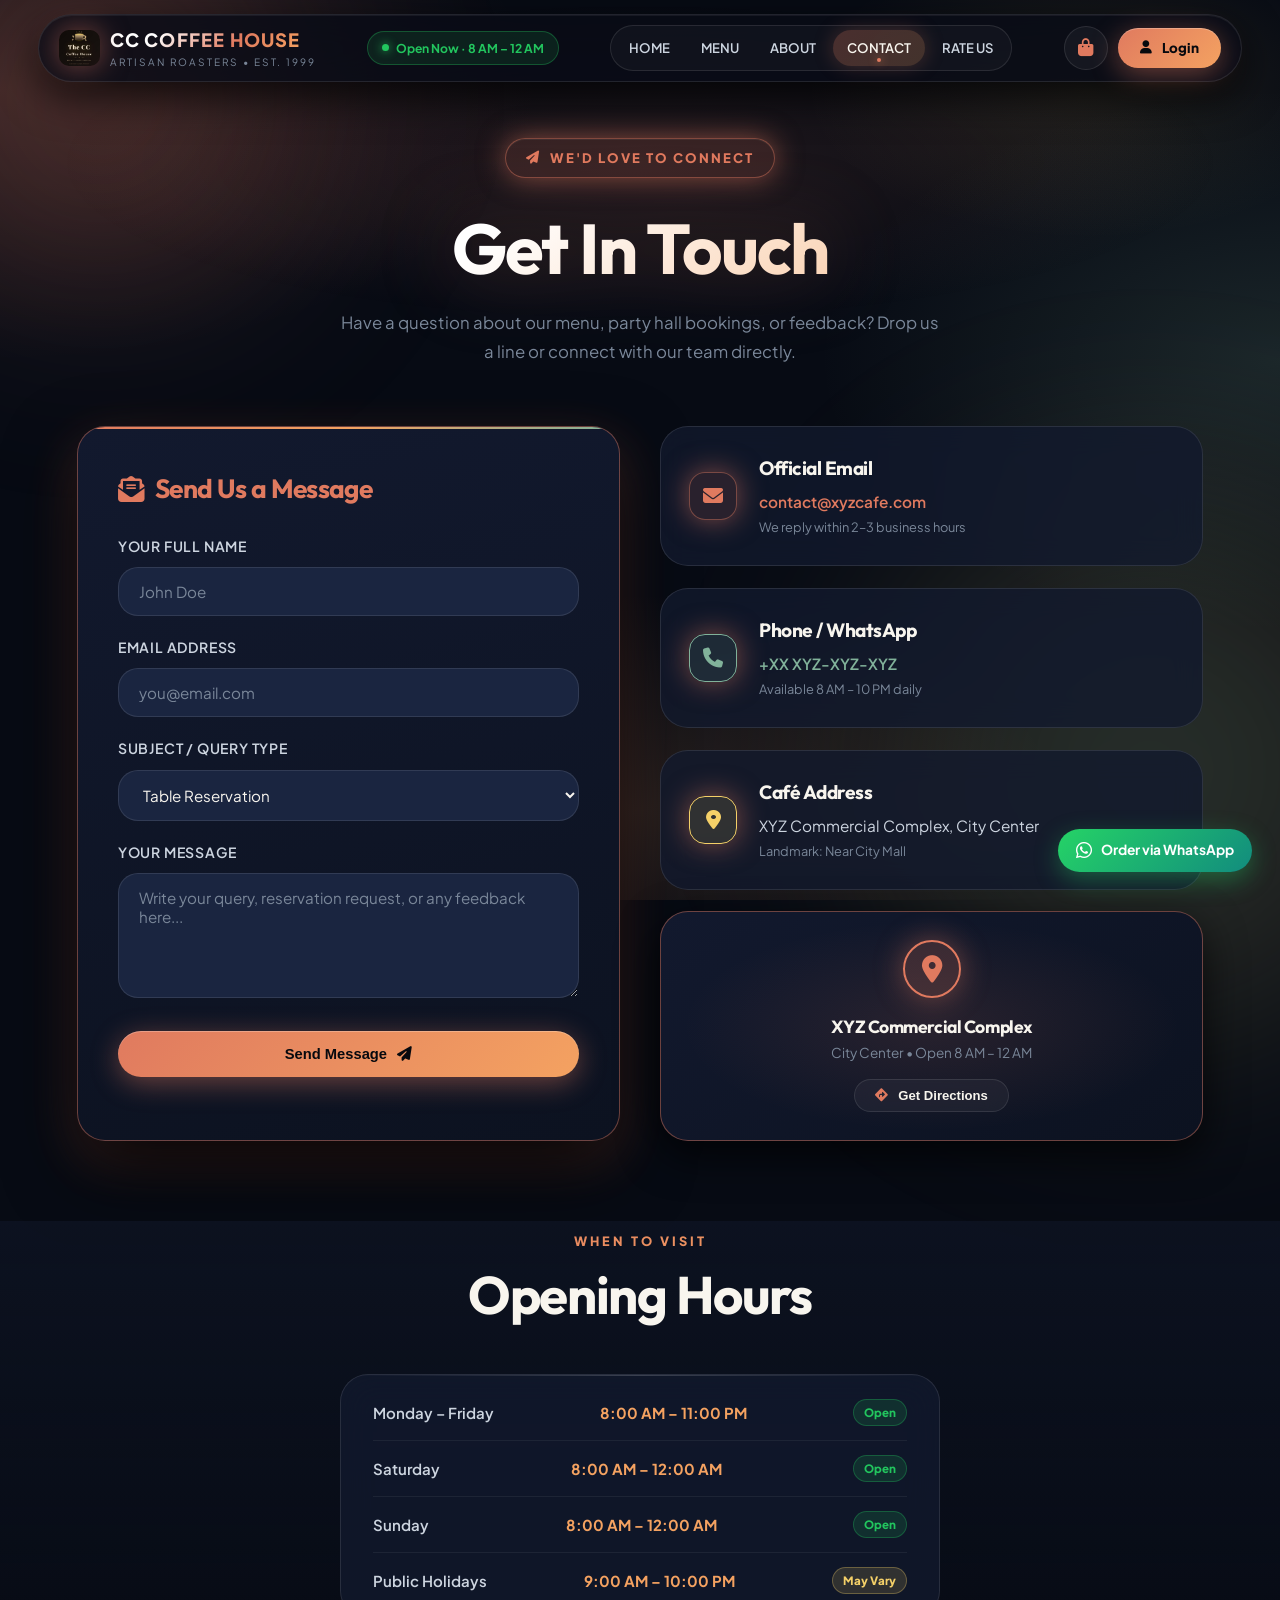
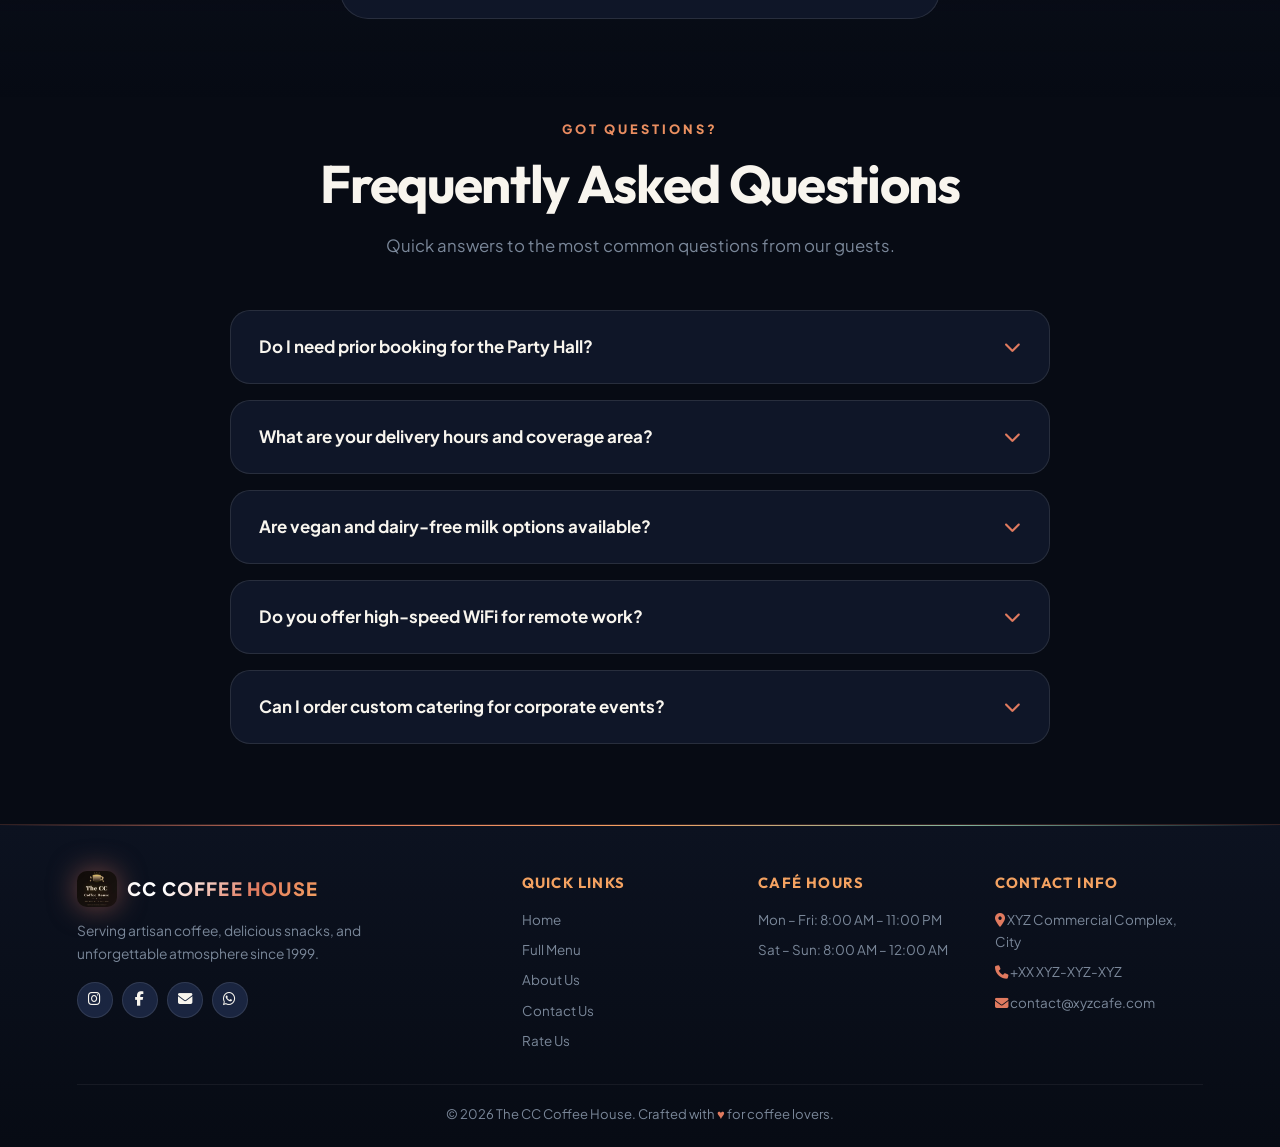
<file: contact.html>
<!DOCTYPE html>
<html lang="en">
<head>
    <meta charset="UTF-8">
    <meta name="viewport" content="width=device-width, initial-scale=1.0">
    <title>Contact Us | The CC Coffee House – Reservations & Enquiries</title>
    <meta name="description" content="Get in touch with CC Coffee House for table reservations, party hall bookings, catering enquiries, or feedback. We'd love to hear from you.">

    <!-- Favicon & Social Meta -->
    <link rel="icon" type="image/jpeg" href="images/cafe logo.jpg">
    <meta property="og:title" content="Contact Us | The CC Coffee House">
    <meta property="og:description" content="Table reservations, party hall bookings, catering inquiries, or friendly feedback. We'd love to hear from you.">
    <meta property="og:image" content="images/cafe logo.jpg">
    <meta property="og:type" content="website">

    <link rel="stylesheet" href="https://cdnjs.cloudflare.com/ajax/libs/font-awesome/6.5.0/css/all.min.css">
    <link rel="stylesheet" href="https://unpkg.com/aos@2.3.1/dist/aos.css"/>
    <link rel="stylesheet" href="css/styles.css">

    <style>
        /* ─── Contact-page specific overrides ─── */
        .contact-form-card {
            background: linear-gradient(165deg, var(--bg-secondary), var(--bg-primary));
            border: 1px solid var(--glass-border-warm);
            border-radius: 28px; padding: 40px;
            position: relative; overflow: hidden;
            box-shadow: var(--shadow-lg), var(--shadow-terra);
        }
        .contact-form-card::before {
            content: '';
            position: absolute; top: 0; left: 0; right: 0; height: 2px;
            background: linear-gradient(90deg, var(--terracotta), var(--amber), var(--matcha));
        }
        .contact-form-card h3 {
            font-size: 1.65rem; color: var(--terracotta);
            margin-bottom: 24px; display: flex; align-items: center; gap: 12px;
        }

        /* Hours-day label */
        .hours-row {
            display: flex; justify-content: space-between; align-items: center;
            padding: 14px 0;
            border-bottom: 1px solid rgba(255,255,255,0.06);
            font-size: 0.94rem;
        }
        .hours-row:last-child { border-bottom: none; }
        .hours-label { color: var(--text-body); font-weight: 600; }
        .hours-time  { color: var(--amber); font-weight: 700; }
        .hours-badge {
            padding: 3px 10px; border-radius: 30px;
            font-size: 0.72rem; font-weight: 800;
            background: rgba(34,197,94,0.14);
            border: 1px solid rgba(34,197,94,0.30);
            color: var(--green-accent);
        }
    </style>
</head>
<body>

    <!-- ── PAGE PRELOADER ── -->
    <div id="page-preloader">
        <img src="images/cafe logo.jpg" alt="CC Coffee House" class="preloader-logo">
        <p class="preloader-brand-name">CC Coffee House</p>
        <div class="preloader-bar-track">
            <div class="preloader-bar-fill"></div>
        </div>
    </div>

    <!-- NAVBAR -->
    <header class="navbar-header" id="main-navbar">
        <a href="index.html" class="brand-logo">
            <img src="images/cafe logo.jpg" alt="CC Coffee House Logo">
            <div>
                <span class="brand-name">CC Coffee House</span>
                <span class="brand-tagline">Artisan Roasters • Est. 1999</span>
            </div>
        </a>
        <div class="status-badge-pill">
            <span class="status-dot"></span> Open Now · 8 AM – 12 AM
        </div>
        <i class="fa-solid fa-bars mobile-toggle" id="menu-toggle-btn"></i>
        <nav class="nav-links" id="nav-links">
            <a href="index.html"   class="nav-link-item">HOME</a>
            <a href="menu.html"    class="nav-link-item">MENU</a>
            <a href="about.html"   class="nav-link-item">ABOUT</a>
            <a href="contact.html" class="nav-link-item active">CONTACT</a>
            <a href="rating.html"  class="nav-link-item">RATE US</a>
        </nav>
        <div class="header-actions">
            <button class="cart-trigger-btn" onclick="toggleCartDrawer(true)" title="View Cart">
                <i class="fa-solid fa-bag-shopping"></i>
                <span class="cart-badge" style="display:none;">0</span>
            </button>
            <div id="header-auth-btn">
                <a href="login.html" class="btn-primary" style="padding:9px 22px;font-size:0.84rem;">
                    <i class="fa-solid fa-user"></i> Login
                </a>
            </div>
        </div>
    </header>

    <!-- PAGE HERO BANNER -->
    <section class="page-hero-banner">
        <span class="badge-tag" data-aos="fade-down">
            <i class="fa-solid fa-paper-plane"></i> WE'D LOVE TO CONNECT
        </span>
        <h1 class="hero-title" data-aos="fade-up" style="font-size:clamp(2.6rem,5.5vw,4.5rem);margin-top:8px;">
            Get In Touch
        </h1>
        <p class="section-desc" data-aos="fade-up" data-aos-delay="100" style="max-width:600px;margin:20px auto 0;">
            Have a question about our menu, party hall bookings, or feedback? Drop us a line or connect with our team directly.
        </p>
    </section>

    <!-- CONTACT GRID: FORM + INFO -->
    <section style="padding:20px 6% 80px 6%;">
        <div class="contact-grid" data-aos="fade-up">

            <!-- CONTACT FORM -->
            <div class="contact-form-card">
                <h3><i class="fa-solid fa-envelope-open-text"></i> Send Us a Message</h3>
                <form onsubmit="handleContactSubmit(event)">
                    <div class="form-group">
                        <label>Your Full Name</label>
                        <input type="text" id="contact-name" class="form-control" placeholder="John Doe" required>
                    </div>
                    <div class="form-group">
                        <label>Email Address</label>
                        <input type="email" id="contact-email" class="form-control" placeholder="you@email.com" required>
                    </div>
                    <div class="form-group">
                        <label>Subject / Query Type</label>
                        <select class="form-control">
                            <option>Table Reservation</option>
                            <option>Party Hall Booking</option>
                            <option>General Feedback</option>
                            <option>Catering & Bulk Order</option>
                            <option>Other</option>
                        </select>
                    </div>
                    <div class="form-group">
                        <label>Your Message</label>
                        <textarea id="contact-msg" class="form-control" rows="5"
                            placeholder="Write your query, reservation request, or any feedback here..." required></textarea>
                    </div>
                    <button type="submit" class="btn-primary" style="width:100%;margin-top:6px;padding:15px;">
                        Send Message <i class="fa-solid fa-paper-plane"></i>
                    </button>
                </form>
            </div>

            <!-- CONTACT INFO + MAP -->
            <div style="display:flex;flex-direction:column;gap:22px;">

                <!-- Email -->
                <div class="contact-info-card tilt-card" data-aos="fade-left" data-aos-delay="80">
                    <div class="card-icon" style="margin-bottom:0;flex-shrink:0;">
                        <i class="fa-solid fa-envelope"></i>
                    </div>
                    <div>
                        <h3 style="font-size:1.2rem;margin-bottom:4px;">Official Email</h3>
                        <a href="mailto:contact@xyzcafe.com" style="color:var(--terracotta);font-size:0.96rem;font-weight:600;">contact@xyzcafe.com</a>
                        <p style="font-size:0.80rem;color:var(--text-muted);margin-top:2px;">We reply within 2–3 business hours</p>
                    </div>
                </div>

                <!-- Phone -->
                <div class="contact-info-card tilt-card" data-aos="fade-left" data-aos-delay="160">
                    <div class="card-icon" style="margin-bottom:0;flex-shrink:0;background:rgba(129,178,154,0.12);border-color:var(--matcha);color:var(--matcha);">
                        <i class="fa-solid fa-phone"></i>
                    </div>
                    <div>
                        <h3 style="font-size:1.2rem;margin-bottom:4px;">Phone / WhatsApp</h3>
                        <p style="color:var(--matcha);font-size:0.96rem;font-weight:600;">+XX XYZ-XYZ-XYZ</p>
                        <p style="font-size:0.80rem;color:var(--text-muted);margin-top:2px;">Available 8 AM – 10 PM daily</p>
                    </div>
                </div>

                <!-- Address -->
                <div class="contact-info-card tilt-card" data-aos="fade-left" data-aos-delay="240">
                    <div class="card-icon" style="margin-bottom:0;flex-shrink:0;background:rgba(244,208,104,0.12);border-color:var(--gold);color:var(--gold);">
                        <i class="fa-solid fa-location-dot"></i>
                    </div>
                    <div>
                        <h3 style="font-size:1.2rem;margin-bottom:4px;">Café Address</h3>
                        <p style="font-size:0.96rem;color:var(--text-body);">XYZ Commercial Complex, City Center</p>
                        <p style="font-size:0.80rem;color:var(--text-muted);margin-top:2px;">Landmark: Near City Mall</p>
                    </div>
                </div>

                <!-- Simulated Map -->
                <div class="map-card-sim tilt-card" data-aos="fade-left" data-aos-delay="320">
                    <div class="map-pin-badge"><i class="fa-solid fa-location-dot"></i></div>
                    <h4 style="margin-top:14px;font-size:1.1rem;position:relative;z-index:2;">XYZ Commercial Complex</h4>
                    <p style="font-size:0.85rem;color:var(--text-muted);position:relative;z-index:2;">City Center • Open 8 AM – 12 AM</p>
                    <button class="btn-secondary" onclick="showToast('Opening directions in Google Maps...', 'info')"
                        style="margin-top:14px;padding:8px 20px;font-size:0.82rem;position:relative;z-index:2;">
                        <i class="fa-solid fa-diamond-turn-right" style="color:var(--terracotta);"></i> Get Directions
                    </button>
                </div>
            </div>
        </div>
    </section>

    <!-- OPENING HOURS -->
    <section class="section" style="padding-top:10px;background:linear-gradient(180deg,rgba(18,25,44,0.50) 0%,transparent 100%);">
        <div class="section-header" data-aos="fade-up">
            <span class="section-subtitle">WHEN TO VISIT</span>
            <h2 class="section-title">Opening Hours</h2>
        </div>
        <div style="max-width:600px;margin:0 auto;" data-aos="fade-up">
            <div class="glass-card" style="padding:10px 32px;">
                <div class="hours-row">
                    <span class="hours-label">Monday – Friday</span>
                    <span class="hours-time">8:00 AM – 11:00 PM</span>
                    <span class="hours-badge">Open</span>
                </div>
                <div class="hours-row">
                    <span class="hours-label">Saturday</span>
                    <span class="hours-time">8:00 AM – 12:00 AM</span>
                    <span class="hours-badge">Open</span>
                </div>
                <div class="hours-row">
                    <span class="hours-label">Sunday</span>
                    <span class="hours-time">8:00 AM – 12:00 AM</span>
                    <span class="hours-badge">Open</span>
                </div>
                <div class="hours-row">
                    <span class="hours-label">Public Holidays</span>
                    <span class="hours-time">9:00 AM – 10:00 PM</span>
                    <span style="padding:3px 10px;border-radius:30px;font-size:0.72rem;font-weight:800;background:rgba(244,208,104,0.14);border:1px solid rgba(244,208,104,0.30);color:var(--gold);">May Vary</span>
                </div>
            </div>
        </div>
    </section>

    <!-- FAQ -->
    <section class="section" style="padding-top:20px;">
        <div class="section-header" data-aos="fade-up">
            <span class="section-subtitle">GOT QUESTIONS?</span>
            <h2 class="section-title">Frequently Asked Questions</h2>
            <p class="section-desc">Quick answers to the most common questions from our guests.</p>
        </div>

        <div style="max-width:820px;margin:0 auto;display:flex;flex-direction:column;gap:16px;" data-aos="fade-up">
            <div class="faq-item tilt-card" onclick="toggleFaq(this)">
                <div class="faq-question">
                    <span>Do I need prior booking for the Party Hall?</span>
                    <i class="fa-solid fa-chevron-down"></i>
                </div>
                <div class="faq-answer">
                    Yes, we recommend reserving the Party Hall at least 48 hours in advance to customize neon lights, seating arrangements, music setup, and specialized catering menus. Contact us via the form above or call directly.
                </div>
            </div>

            <div class="faq-item tilt-card" onclick="toggleFaq(this)">
                <div class="faq-question">
                    <span>What are your delivery hours and coverage area?</span>
                    <i class="fa-solid fa-chevron-down"></i>
                </div>
                <div class="faq-answer">
                    Our express local delivery operates daily from 8:30 AM to 10:30 PM within a 10 km radius of the café. Piping fresh coffee is delivered in insulated thermal containers, guaranteed hot or iced as ordered!
                </div>
            </div>

            <div class="faq-item tilt-card" onclick="toggleFaq(this)">
                <div class="faq-question">
                    <span>Are vegan and dairy-free milk options available?</span>
                    <i class="fa-solid fa-chevron-down"></i>
                </div>
                <div class="faq-answer">
                    Absolutely! We offer Almond Milk, Oat Milk, and Soy Milk substitutes for all our hot and cold espresso drinks, matcha lattes, and frappes. Just mention your preference when ordering.
                </div>
            </div>

            <div class="faq-item tilt-card" onclick="toggleFaq(this)">
                <div class="faq-question">
                    <span>Do you offer high-speed WiFi for remote work?</span>
                    <i class="fa-solid fa-chevron-down"></i>
                </div>
                <div class="faq-answer">
                    Yes! Our Work & Study Nook features complimentary 300 Mbps high-speed WiFi along with charging ports and USB hubs at every booth. Perfect for focused work sessions with great coffee by your side.
                </div>
            </div>

            <div class="faq-item tilt-card" onclick="toggleFaq(this)">
                <div class="faq-question">
                    <span>Can I order custom catering for corporate events?</span>
                    <i class="fa-solid fa-chevron-down"></i>
                </div>
                <div class="faq-answer">
                    Yes! We offer premium corporate catering packages including coffee stations, finger food, pastry platters, and customized menus. Fill out the contact form above with "Catering & Bulk Order" and we'll get back to you within 24 hours.
                </div>
            </div>
        </div>
    </section>

    <!-- CART DRAWER -->
    <div class="cart-drawer-overlay" id="cart-drawer-overlay" onclick="if(event.target===this) toggleCartDrawer(false)">
        <div class="cart-drawer">
            <div class="cart-drawer-header">
                <h2><i class="fa-solid fa-basket-shopping"></i> Your Coffee Cart</h2>
                <button class="close-drawer-btn" onclick="toggleCartDrawer(false)">&times;</button>
            </div>
            <div class="cart-items-body" id="cart-drawer-items"></div>
            <div class="cart-drawer-footer">
                <div class="cart-summary-line"><span>Subtotal</span><span id="cart-subtotal">₹0</span></div>
                <div class="cart-summary-line total"><span>Total Amount</span><span id="cart-total">₹0</span></div>
                <button class="btn-primary checkout-btn" onclick="openCheckoutModal()">
                    Proceed to Checkout <i class="fa-solid fa-arrow-right"></i>
                </button>
            </div>
        </div>
    </div>

    <!-- CHECKOUT MODAL -->
    <div class="modal-overlay" id="checkout-modal-overlay" onclick="if(event.target===this) closeCheckoutModal()">
        <div class="modal-box">
            <div class="modal-header">
                <h3><i class="fa-solid fa-credit-card"></i> Order Checkout</h3>
                <button class="close-drawer-btn" onclick="closeCheckoutModal()">&times;</button>
            </div>
            <form onsubmit="processCheckoutOrder(event)">
                <div class="form-group"><label>Full Name</label><input type="text" id="cust-name" class="form-control" placeholder="John Doe" required></div>
                <div class="form-group"><label>Phone Number</label><input type="tel" class="form-control" placeholder="+91 98765 43210" required></div>
                <div class="form-group"><label>Delivery Address / Table No.</label><textarea class="form-control" placeholder="Enter full address or table number" required></textarea></div>
                <div class="form-group"><label>Payment Method</label>
                    <select class="form-control">
                        <option value="upi">UPI / GPay / PhonePe</option>
                        <option value="card">Credit / Debit Card</option>
                        <option value="cod">Cash on Delivery / Pay at Counter</option>
                    </select>
                </div>
                <div style="margin:20px 0;font-size:1.1rem;font-weight:800;color:var(--terracotta);text-align:right;">
                    Amount Payable: <span id="modal-order-total">₹0</span>
                </div>
                <button type="submit" class="btn-primary" style="width:100%;padding:15px;">Confirm & Place Order <i class="fa-solid fa-check"></i></button>
            </form>
        </div>
    </div>

    <!-- FOOTER -->
    <footer class="footer">
        <div class="footer-grid">
            <div class="footer-brand">
                <a href="index.html" class="brand-logo">
                    <img src="images/cafe logo.jpg" alt="CC Coffee Logo">
                    <span class="brand-name">CC Coffee House</span>
                </a>
                <p>Serving artisan coffee, delicious snacks, and unforgettable atmosphere since 1999.</p>
                <div class="social-links">
                    <a href="https://instagram.com" class="social-link" target="_blank"><i class="fa-brands fa-instagram"></i></a>
                    <a href="https://facebook.com" class="social-link" target="_blank"><i class="fa-brands fa-facebook-f"></i></a>
                    <a href="mailto:contact@xyzcafe.com" class="social-link"><i class="fa-solid fa-envelope"></i></a>
                    <a href="https://wa.me/" class="social-link" target="_blank"><i class="fa-brands fa-whatsapp"></i></a>
                </div>
            </div>
            <div class="footer-col">
                <h4>Quick Links</h4>
                <ul>
                    <li><a href="index.html">Home</a></li>
                    <li><a href="menu.html">Full Menu</a></li>
                    <li><a href="about.html">About Us</a></li>
                    <li><a href="contact.html">Contact Us</a></li>
                    <li><a href="rating.html">Rate Us</a></li>
                </ul>
            </div>
            <div class="footer-col">
                <h4>Café Hours</h4>
                <ul>
                    <li>Mon – Fri: 8:00 AM – 11:00 PM</li>
                    <li>Sat – Sun: 8:00 AM – 12:00 AM</li>
                </ul>
            </div>
            <div class="footer-col">
                <h4>Contact Info</h4>
                <ul>
                    <li><i class="fa-solid fa-location-dot" style="color:var(--terracotta);"></i> XYZ Commercial Complex, City</li>
                    <li><i class="fa-solid fa-phone" style="color:var(--terracotta);"></i> +XX XYZ-XYZ-XYZ</li>
                    <li><i class="fa-solid fa-envelope" style="color:var(--terracotta);"></i> contact@xyzcafe.com</li>
                </ul>
            </div>
        </div>
        <div class="footer-bottom">
            <p>© 2026 The CC Coffee House. Crafted with <span>♥</span> for coffee lovers.</p>
        </div>
    </footer>

    <script src="https://unpkg.com/aos@2.3.1/dist/aos.js"></script>
    <script>AOS.init({ duration: 900, once: true, offset: 60 });</script>
    <script src="js/main.js"></script>
    <script>
        function handleContactSubmit(event) {
            event.preventDefault();
            const name = document.getElementById('contact-name').value;
            showToast(`Thank you, ${name}! Your message has been sent. We'll reply within 2–3 hours.`, 'success');
            event.target.reset();
        }
        function toggleFaq(item) { item.classList.toggle('active'); }
    </script>
</body>
</html>
</file>
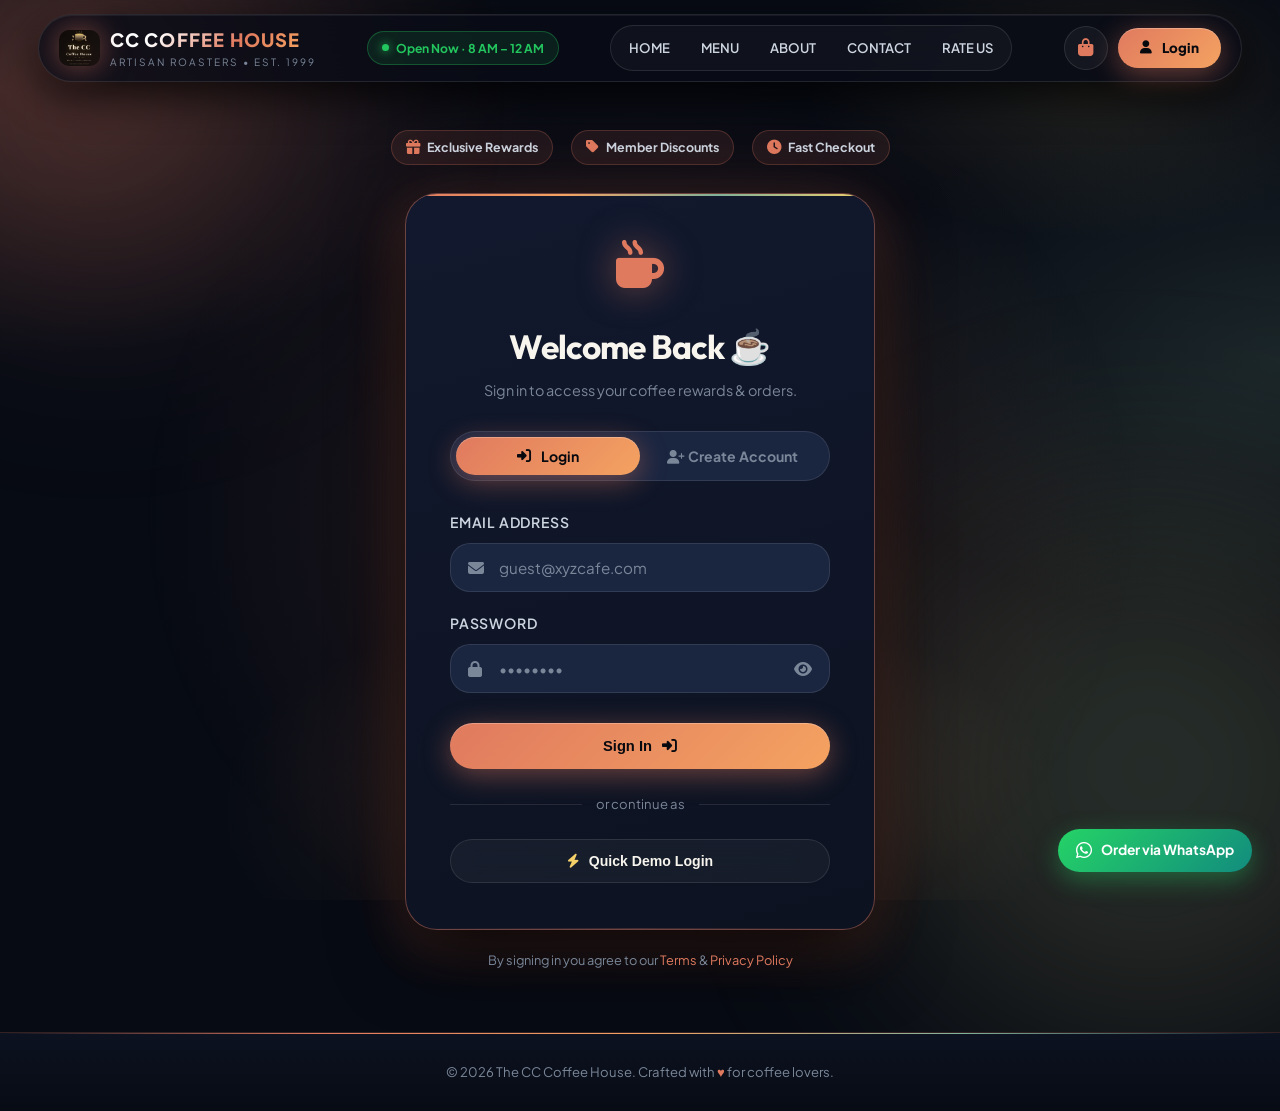
<file: login.html>
<!DOCTYPE html>
<html lang="en">
<head>
    <meta charset="UTF-8">
    <meta name="viewport" content="width=device-width, initial-scale=1.0">
    <title>Login & Account | The CC Coffee House</title>
    <meta name="description" content="Sign in to your CC Coffee House account to access rewards, order history, and exclusive member deals.">

    <!-- Favicon & Social Meta -->
    <link rel="icon" type="image/jpeg" href="images/cafe logo.jpg">
    <meta property="og:title" content="Login & Rewards | The CC Coffee House">
    <meta property="og:description" content="Sign in to your CC Coffee House account to access member perks, rewards, and expedited orders.">
    <meta property="og:image" content="images/cafe logo.jpg">
    <meta property="og:type" content="website">

    <link rel="stylesheet" href="https://cdnjs.cloudflare.com/ajax/libs/font-awesome/6.5.0/css/all.min.css">
    <link rel="stylesheet" href="https://unpkg.com/aos@2.3.1/dist/aos.css"/>
    <link rel="stylesheet" href="css/styles.css">

    <style>
        /* ─── Login-specific styles ─── */
        .auth-wrapper {
            min-height: 100vh;
            display: flex; flex-direction: column;
            align-items: center; justify-content: center;
            padding: 130px 20px 60px;
            position: relative;
        }
        .auth-wrapper::before {
            content: '';
            position: absolute; inset: 0; z-index: -1;
            background: radial-gradient(ellipse 60% 70% at 50% 50%, rgba(224,122,95,0.14) 0%, transparent 65%);
        }
        .auth-card {
            width: 100%; max-width: 470px;
            background: linear-gradient(165deg, var(--bg-secondary) 0%, var(--bg-primary) 100%);
            border: 1px solid var(--glass-border-warm);
            border-radius: 32px; padding: 46px 44px;
            box-shadow: var(--shadow-lg), var(--shadow-terra), 0 0 80px rgba(224,122,95,0.12);
            position: relative; overflow: hidden;
        }
        .auth-card::before {
            content: '';
            position: absolute; top: 0; left: 0; right: 0; height: 2px;
            background: linear-gradient(90deg, var(--terracotta), var(--amber), var(--matcha), var(--gold));
        }
        .auth-card::after {
            content: '';
            position: absolute; bottom: 0; left: 0; right: 0; height: 1px;
            background: linear-gradient(90deg, transparent, rgba(224,122,95,0.25), transparent);
        }
        .auth-icon-wrap {
            text-align: center; margin-bottom: 30px;
        }
        .auth-icon-wrap .mug-icon {
            font-size: 3rem; color: var(--terracotta);
            filter: drop-shadow(0 0 18px rgba(224,122,95,0.50));
            animation: mugSway 4s ease-in-out infinite alternate;
            display: inline-block;
        }
        @keyframes mugSway {
            0%   { transform: rotate(-5deg) scale(1); }
            100% { transform: rotate(5deg) scale(1.08); }
        }
        .auth-title { font-size: 2.1rem; text-align: center; color: var(--text-heading); margin-bottom: 4px; }
        .auth-subtitle { font-size: 0.90rem; color: var(--text-muted); text-align: center; margin-bottom: 28px; }

        .auth-tab-bar {
            display: flex;
            background: var(--bg-surface);
            border-radius: 30px; padding: 5px; margin-bottom: 30px;
            border: 1px solid var(--glass-border);
        }
        .auth-tab-bar button {
            flex: 1; padding: 10px; border-radius: 26px; border: none; cursor: pointer;
            font-weight: 700; font-size: 0.88rem; transition: var(--ease-normal);
            font-family: var(--font-body);
        }

        .input-with-icon {
            position: relative;
        }
        .input-with-icon .form-control { padding-left: 48px; }
        .input-with-icon .input-icon {
            position: absolute; left: 18px; top: 50%;
            transform: translateY(-50%); color: var(--text-muted); font-size: 1rem;
        }

        .perks-strip {
            display: flex; gap: 18px; justify-content: center;
            margin-bottom: 28px; flex-wrap: wrap;
        }
        .perk-chip {
            display: flex; align-items: center; gap: 7px;
            padding: 6px 14px;
            background: rgba(224,122,95,0.10);
            border: 1px solid rgba(224,122,95,0.25);
            border-radius: 30px;
            font-size: 0.78rem; font-weight: 700; color: var(--text-body);
        }
        .perk-chip i { color: var(--terracotta); font-size: 0.9rem; }
    </style>
</head>
<body>

    <!-- ── PAGE PRELOADER ── -->
    <div id="page-preloader">
        <img src="images/cafe logo.jpg" alt="CC Coffee House" class="preloader-logo">
        <p class="preloader-brand-name">CC Coffee House</p>
        <div class="preloader-bar-track">
            <div class="preloader-bar-fill"></div>
        </div>
    </div>

    <!-- NAVBAR -->
    <header class="navbar-header" id="main-navbar">
        <a href="index.html" class="brand-logo">
            <img src="images/cafe logo.jpg" alt="CC Coffee House Logo">
            <div>
                <span class="brand-name">CC Coffee House</span>
                <span class="brand-tagline">Artisan Roasters • Est. 1999</span>
            </div>
        </a>
        <div class="status-badge-pill">
            <span class="status-dot"></span> Open Now · 8 AM – 12 AM
        </div>
        <i class="fa-solid fa-bars mobile-toggle" id="menu-toggle-btn"></i>
        <nav class="nav-links" id="nav-links">
            <a href="index.html"   class="nav-link-item">HOME</a>
            <a href="menu.html"    class="nav-link-item">MENU</a>
            <a href="about.html"   class="nav-link-item">ABOUT</a>
            <a href="contact.html" class="nav-link-item">CONTACT</a>
            <a href="rating.html"  class="nav-link-item">RATE US</a>
        </nav>
        <div class="header-actions">
            <button class="cart-trigger-btn" onclick="toggleCartDrawer(true)" title="View Cart">
                <i class="fa-solid fa-bag-shopping"></i>
                <span class="cart-badge" style="display:none;">0</span>
            </button>
            <div id="header-auth-btn">
                <a href="login.html" class="btn-primary" style="padding:9px 22px;font-size:0.84rem;">
                    <i class="fa-solid fa-user"></i> Login
                </a>
            </div>
        </div>
    </header>

    <!-- AUTH MAIN -->
    <div class="auth-wrapper">

        <!-- Perks strip above card -->
        <div class="perks-strip" data-aos="fade-down">
            <div class="perk-chip"><i class="fa-solid fa-gift"></i> Exclusive Rewards</div>
            <div class="perk-chip"><i class="fa-solid fa-tag"></i> Member Discounts</div>
            <div class="perk-chip"><i class="fa-solid fa-clock"></i> Fast Checkout</div>
        </div>

        <!-- Auth Card -->
        <div class="auth-card" data-aos="zoom-in" data-aos-duration="700">
            <div class="auth-icon-wrap">
                <i class="fa-solid fa-mug-hot mug-icon"></i>
            </div>

            <h2 class="auth-title" id="auth-title">Welcome Back ☕</h2>
            <p class="auth-subtitle" id="auth-subtitle">Sign in to access your coffee rewards & orders.</p>

            <!-- Tab Toggle -->
            <div class="auth-tab-bar">
                <button id="tab-login" class="btn-primary" style="padding:10px;" onclick="switchAuthTab('login')">
                    <i class="fa-solid fa-right-to-bracket"></i> Login
                </button>
                <button id="tab-signup" style="background:transparent;color:var(--text-muted);" onclick="switchAuthTab('signup')">
                    <i class="fa-solid fa-user-plus"></i> Create Account
                </button>
            </div>

            <form onsubmit="handleAuthSubmit(event)">
                <!-- Name (signup only) -->
                <div class="form-group" id="name-group" style="display:none;">
                    <label>Full Name</label>
                    <div class="input-with-icon">
                        <i class="fa-solid fa-user input-icon"></i>
                        <input type="text" id="auth-name" class="form-control" placeholder="Your full name">
                    </div>
                </div>

                <!-- Email -->
                <div class="form-group">
                    <label>Email Address</label>
                    <div class="input-with-icon">
                        <i class="fa-solid fa-envelope input-icon"></i>
                        <input type="email" id="auth-email" class="form-control" placeholder="guest@xyzcafe.com" required>
                    </div>
                </div>

                <!-- Password -->
                <div class="form-group">
                    <label>Password</label>
                    <div class="input-with-icon" style="position:relative;">
                        <i class="fa-solid fa-lock input-icon"></i>
                        <input type="password" id="auth-password" class="form-control" placeholder="••••••••" required>
                        <i class="fa-solid fa-eye" id="toggle-pwd-icon" onclick="togglePasswordVisibility()"
                            style="position:absolute;right:18px;top:50%;transform:translateY(-50%);color:var(--text-muted);cursor:pointer;z-index:5;"></i>
                    </div>
                </div>

                <button type="submit" id="auth-submit-btn" class="btn-primary" style="width:100%;padding:15px;margin-top:10px;">
                    Sign In <i class="fa-solid fa-right-to-bracket"></i>
                </button>
            </form>

            <!-- Divider -->
            <div style="display:flex;align-items:center;gap:14px;margin:24px 0;">
                <div style="flex:1;height:1px;background:var(--glass-border);"></div>
                <span style="font-size:0.82rem;color:var(--text-muted);white-space:nowrap;">or continue as</span>
                <div style="flex:1;height:1px;background:var(--glass-border);"></div>
            </div>

            <!-- Quick Demo Login -->
            <button class="btn-secondary" onclick="quickDemoLogin()" style="width:100%;padding:13px;font-size:0.88rem;">
                <i class="fa-solid fa-bolt" style="color:var(--gold);"></i> Quick Demo Login
            </button>
        </div>

        <!-- Small note below -->
        <p style="margin-top:20px;font-size:0.80rem;color:var(--text-muted);text-align:center;" data-aos="fade-up" data-aos-delay="200">
            By signing in you agree to our <a href="#" style="color:var(--terracotta);">Terms</a> &
            <a href="#" style="color:var(--terracotta);">Privacy Policy</a>
        </p>
    </div>

    <!-- Minimal Footer -->
    <footer class="footer" style="padding:28px 6%;">
        <div class="footer-bottom" style="border-top:none;padding-top:0;">
            <p>© 2026 The CC Coffee House. Crafted with <span>♥</span> for coffee lovers.</p>
        </div>
    </footer>

    <script src="https://unpkg.com/aos@2.3.1/dist/aos.js"></script>
    <script>AOS.init({ duration: 800, once: true });</script>
    <script src="js/main.js"></script>
    <script>
        let currentTab = 'login';

        function switchAuthTab(tab) {
            currentTab = tab;
            const loginBtn  = document.getElementById('tab-login');
            const signupBtn = document.getElementById('tab-signup');
            const nameGrp   = document.getElementById('name-group');
            const title     = document.getElementById('auth-title');
            const subtitle  = document.getElementById('auth-subtitle');
            const submitBtn = document.getElementById('auth-submit-btn');

            if (tab === 'login') {
                loginBtn.className  = 'btn-primary';
                loginBtn.style.padding = '10px';
                signupBtn.className = '';
                signupBtn.style.cssText = 'background:transparent;color:var(--text-muted);';
                nameGrp.style.display  = 'none';
                title.textContent   = 'Welcome Back ☕';
                subtitle.textContent= 'Sign in to access your coffee rewards & orders.';
                submitBtn.innerHTML = 'Sign In <i class="fa-solid fa-right-to-bracket"></i>';
            } else {
                signupBtn.className = 'btn-primary';
                signupBtn.style.cssText = 'padding:10px;';
                loginBtn.className  = '';
                loginBtn.style.cssText  = 'background:transparent;color:var(--text-muted);';
                nameGrp.style.display  = 'block';
                title.textContent   = 'Join CC Family ☕';
                subtitle.textContent= 'Create an account and start earning coffee rewards.';
                submitBtn.innerHTML = 'Create Account <i class="fa-solid fa-user-plus"></i>';
            }
        }

        function togglePasswordVisibility() {
            const inp  = document.getElementById('auth-password');
            const icon = document.getElementById('toggle-pwd-icon');
            if (inp.type === 'password') {
                inp.type = 'text';
                icon.className = 'fa-solid fa-eye-slash';
            } else {
                inp.type = 'password';
                icon.className = 'fa-solid fa-eye';
            }
        }

        function handleAuthSubmit(event) {
            event.preventDefault();
            const email = document.getElementById('auth-email').value;
            const pwd   = document.getElementById('auth-password').value;
            if (currentTab === 'signup') {
                localStorage.setItem('user', JSON.stringify({ email, password: pwd }));
                showToast('Account created! Logging you in... ☕', 'success');
            }
            localStorage.setItem('loggedInUser', email);
            showToast('Logged in successfully! Welcome back ☕', 'success');
            setTimeout(() => { window.location.href = 'index.html'; }, 1000);
        }

        function quickDemoLogin() {
            localStorage.setItem('loggedInUser', 'guest@xyzcafe.com');
            showToast('Logged in as Guest Coffee Lover! ☕', 'success');
            setTimeout(() => { window.location.href = 'index.html'; }, 800);
        }
    </script>
</body>
</html>
</file>
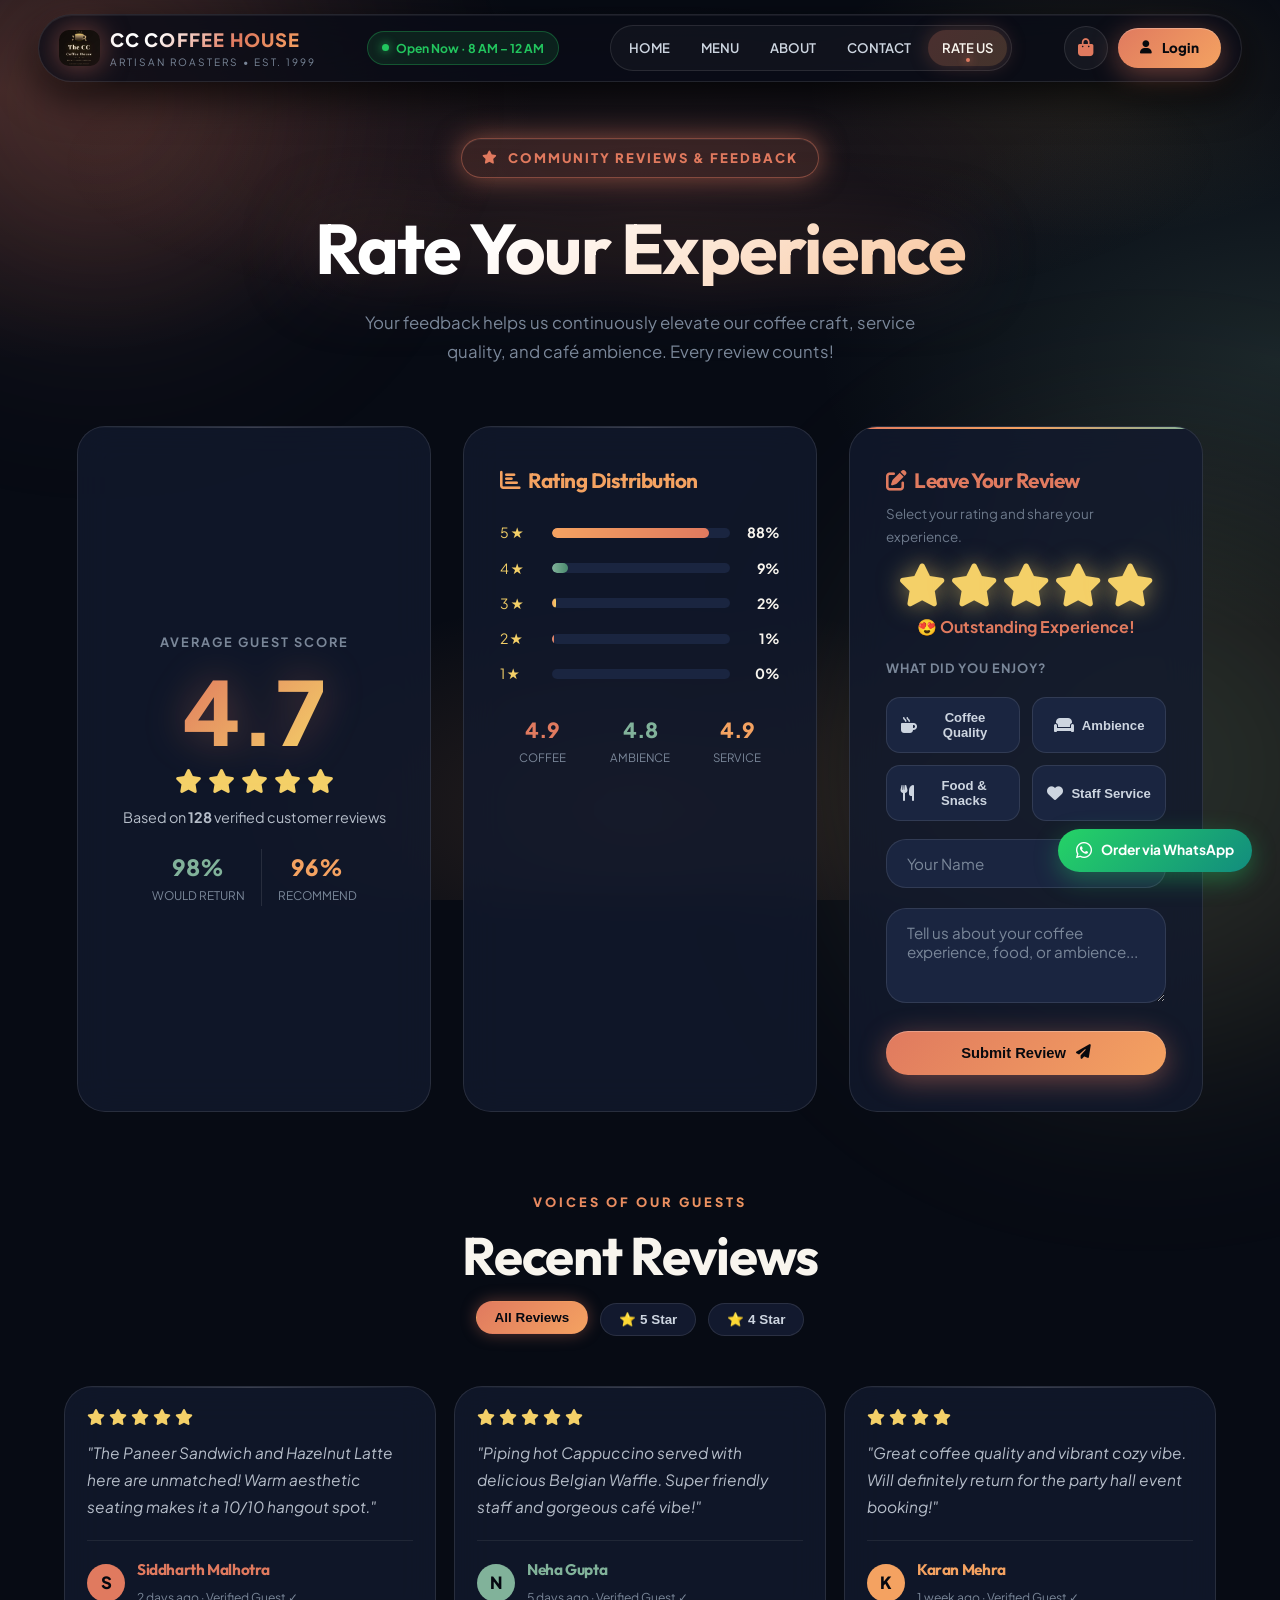
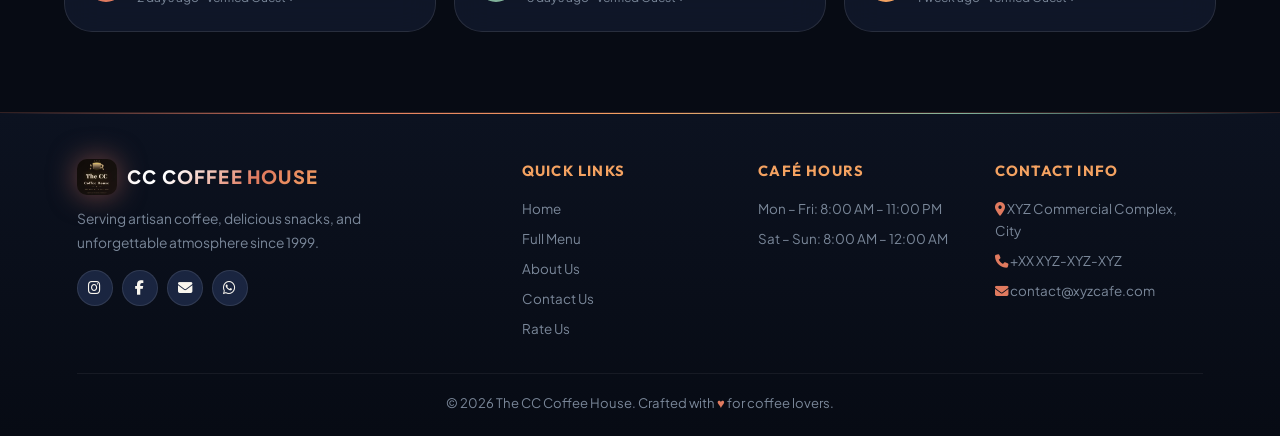
<file: rating.html>
<!DOCTYPE html>
<html lang="en">
<head>
    <meta charset="UTF-8">
    <meta name="viewport" content="width=device-width, initial-scale=1.0">
    <title>Rate Us & Reviews | The CC Coffee House</title>
    <meta name="description" content="Share your CC Coffee House experience. Read real guest reviews and help us improve our coffee, food, and ambience.">

    <!-- Favicon & Social Meta -->
    <link rel="icon" type="image/jpeg" href="images/cafe logo.jpg">
    <meta property="og:title" content="Rate Us & Reviews | The CC Coffee House">
    <meta property="og:description" content="Share your CC Coffee House experience. Read real guest reviews on our artisan coffee, food, and aesthetic ambience.">
    <meta property="og:image" content="images/cafe logo.jpg">
    <meta property="og:type" content="website">

    <link rel="stylesheet" href="https://cdnjs.cloudflare.com/ajax/libs/font-awesome/6.5.0/css/all.min.css">
    <link rel="stylesheet" href="https://unpkg.com/aos@2.3.1/dist/aos.css"/>
    <link rel="stylesheet" href="css/styles.css">

    <style>
        /* ─── Rating-page specific ─── */
        .score-card {
            text-align: center; padding: 40px 30px;
            display: flex; flex-direction: column;
            align-items: center; justify-content: center;
        }
        .score-card .score-label {
            font-size: 0.80rem; color: var(--text-muted);
            text-transform: uppercase; letter-spacing: 2px; font-weight: 700;
        }
        .score-card .big-score {
            font-size: 5.5rem; font-weight: 900; line-height: 1;
            background: linear-gradient(135deg, var(--terracotta), var(--gold));
            -webkit-background-clip: text; -webkit-text-fill-color: transparent;
            margin: 14px 0;
            filter: drop-shadow(0 0 20px rgba(224,122,95,0.35));
        }
        .stars-display {
            display: flex; gap: 6px;
            color: var(--gold); font-size: 1.5rem; margin-bottom: 12px;
        }
        .review-meta { font-size: 0.88rem; color: var(--text-muted); }

        /* Review card premium */
        .review-card-inner {
            position: relative;
        }
        .review-card-inner .verified-badge {
            position: absolute; top: -1px; right: 16px;
            background: rgba(34,197,94,0.14); border: 1px solid rgba(34,197,94,0.30);
            color: var(--green-accent);
            padding: 3px 10px; border-radius: 0 0 10px 10px;
            font-size: 0.70rem; font-weight: 800; text-transform: uppercase; letter-spacing: .8px;
        }

        /* Feature badges on rating form */
        .rate-feature-grid {
            display: grid; grid-template-columns: repeat(2,1fr); gap: 12px;
            margin: 18px 0;
        }
        .rate-feature-btn {
            padding: 12px 14px; border-radius: 14px;
            background: var(--bg-surface);
            border: 1px solid var(--glass-border);
            color: var(--text-body); font-size: 0.82rem; font-weight: 600;
            cursor: pointer; transition: var(--ease-fast); text-align: center;
            display: flex; align-items: center; gap: 8px; justify-content: center;
        }
        .rate-feature-btn.selected, .rate-feature-btn:hover {
            background: rgba(224,122,95,0.18);
            border-color: var(--terracotta); color: var(--terracotta);
        }
        .rate-feature-btn i { font-size: 1rem; }
    </style>
</head>
<body>

    <!-- ── PAGE PRELOADER ── -->
    <div id="page-preloader">
        <img src="images/cafe logo.jpg" alt="CC Coffee House" class="preloader-logo">
        <p class="preloader-brand-name">CC Coffee House</p>
        <div class="preloader-bar-track">
            <div class="preloader-bar-fill"></div>
        </div>
    </div>

    <!-- NAVBAR -->
    <header class="navbar-header" id="main-navbar">
        <a href="index.html" class="brand-logo">
            <img src="images/cafe logo.jpg" alt="CC Coffee House Logo">
            <div>
                <span class="brand-name">CC Coffee House</span>
                <span class="brand-tagline">Artisan Roasters • Est. 1999</span>
            </div>
        </a>
        <div class="status-badge-pill">
            <span class="status-dot"></span> Open Now · 8 AM – 12 AM
        </div>
        <i class="fa-solid fa-bars mobile-toggle" id="menu-toggle-btn"></i>
        <nav class="nav-links" id="nav-links">
            <a href="index.html"   class="nav-link-item">HOME</a>
            <a href="menu.html"    class="nav-link-item">MENU</a>
            <a href="about.html"   class="nav-link-item">ABOUT</a>
            <a href="contact.html" class="nav-link-item">CONTACT</a>
            <a href="rating.html"  class="nav-link-item active">RATE US</a>
        </nav>
        <div class="header-actions">
            <button class="cart-trigger-btn" onclick="toggleCartDrawer(true)" title="View Cart">
                <i class="fa-solid fa-bag-shopping"></i>
                <span class="cart-badge" style="display:none;">0</span>
            </button>
            <div id="header-auth-btn">
                <a href="login.html" class="btn-primary" style="padding:9px 22px;font-size:0.84rem;">
                    <i class="fa-solid fa-user"></i> Login
                </a>
            </div>
        </div>
    </header>

    <!-- PAGE HERO BANNER -->
    <section class="page-hero-banner">
        <span class="badge-tag" data-aos="fade-down">
            <i class="fa-solid fa-star"></i> COMMUNITY REVIEWS & FEEDBACK
        </span>
        <h1 class="hero-title" data-aos="fade-up" style="font-size:clamp(2.6rem,5.5vw,4.5rem);margin-top:8px;">
            Rate Your Experience
        </h1>
        <p class="section-desc" data-aos="fade-up" data-aos-delay="100" style="max-width:600px;margin:20px auto 0;">
            Your feedback helps us continuously elevate our coffee craft, service quality, and café ambience. Every review counts!
        </p>
    </section>

    <!-- RATING DASHBOARD -->
    <section style="padding: 20px 6% 70px 6%;">
        <div style="display:grid;grid-template-columns:repeat(auto-fit,minmax(300px,1fr));gap:32px;" data-aos="fade-up">

            <!-- OVERALL SCORE CARD -->
            <div class="glass-card tilt-card score-card">
                <span class="score-label">Average Guest Score</span>
                <div class="big-score" id="avg-score-number">4.9</div>
                <div class="stars-display">
                    <i class="fa-solid fa-star"></i><i class="fa-solid fa-star"></i>
                    <i class="fa-solid fa-star"></i><i class="fa-solid fa-star"></i><i class="fa-solid fa-star"></i>
                </div>
                <p class="review-meta" id="total-reviews-text">Based on <strong style="color:var(--text-body);">128</strong> verified customer reviews</p>
                <div style="margin-top:20px;display:flex;gap:16px;">
                    <div style="text-align:center;">
                        <div style="font-size:1.4rem;font-weight:800;color:var(--matcha);">98%</div>
                        <div style="font-size:0.74rem;color:var(--text-muted);text-transform:uppercase;">Would Return</div>
                    </div>
                    <div style="width:1px;background:var(--glass-border);"></div>
                    <div style="text-align:center;">
                        <div style="font-size:1.4rem;font-weight:800;color:var(--amber);">96%</div>
                        <div style="font-size:0.74rem;color:var(--text-muted);text-transform:uppercase;">Recommend</div>
                    </div>
                </div>
            </div>

            <!-- BREAKDOWN PROGRESS BARS -->
            <div class="glass-card tilt-card" style="padding:36px;">
                <h3 style="font-size:1.3rem;margin-bottom:24px;color:var(--amber);">
                    <i class="fa-solid fa-chart-bar" style="margin-right:8px;"></i>Rating Distribution
                </h3>
                <div class="rating-bar-container">
                    <span style="color:var(--gold);width:38px;">5 ★</span>
                    <div class="rating-bar-bg"><div class="rating-bar-fill" style="width:88%;"></div></div>
                    <span style="width:36px;text-align:right;font-weight:700;color:var(--text-heading);">88%</span>
                </div>
                <div class="rating-bar-container">
                    <span style="color:var(--gold);width:38px;">4 ★</span>
                    <div class="rating-bar-bg"><div class="rating-bar-fill" style="width:9%;background:linear-gradient(90deg,var(--matcha),#4A8A6E);"></div></div>
                    <span style="width:36px;text-align:right;font-weight:700;color:var(--text-heading);">9%</span>
                </div>
                <div class="rating-bar-container">
                    <span style="color:var(--gold);width:38px;">3 ★</span>
                    <div class="rating-bar-bg"><div class="rating-bar-fill" style="width:2%;background:linear-gradient(90deg,var(--amber),var(--gold));"></div></div>
                    <span style="width:36px;text-align:right;font-weight:700;color:var(--text-heading);">2%</span>
                </div>
                <div class="rating-bar-container">
                    <span style="color:var(--gold);width:38px;">2 ★</span>
                    <div class="rating-bar-bg"><div class="rating-bar-fill" style="width:1%;background:linear-gradient(90deg,var(--berry),var(--terracotta));"></div></div>
                    <span style="width:36px;text-align:right;font-weight:700;color:var(--text-heading);">1%</span>
                </div>
                <div class="rating-bar-container">
                    <span style="color:var(--gold);width:38px;">1 ★</span>
                    <div class="rating-bar-bg"><div class="rating-bar-fill" style="width:0%;"></div></div>
                    <span style="width:36px;text-align:right;font-weight:700;color:var(--text-heading);">0%</span>
                </div>

                <!-- Category mini scores -->
                <div style="margin-top:28px;display:grid;grid-template-columns:repeat(3,1fr);gap:12px;text-align:center;">
                    <div>
                        <div style="font-size:1.3rem;font-weight:800;color:var(--terracotta);">4.9</div>
                        <div style="font-size:0.72rem;color:var(--text-muted);text-transform:uppercase;">Coffee</div>
                    </div>
                    <div>
                        <div style="font-size:1.3rem;font-weight:800;color:var(--matcha);">4.8</div>
                        <div style="font-size:0.72rem;color:var(--text-muted);text-transform:uppercase;">Ambience</div>
                    </div>
                    <div>
                        <div style="font-size:1.3rem;font-weight:800;color:var(--amber);">4.9</div>
                        <div style="font-size:0.72rem;color:var(--text-muted);text-transform:uppercase;">Service</div>
                    </div>
                </div>
            </div>

            <!-- SUBMIT REVIEW FORM -->
            <div class="glass-card tilt-card" style="padding:36px;position:relative;">
                <div style="position:absolute;top:0;left:0;right:0;height:2px;background:linear-gradient(90deg,var(--terracotta),var(--amber),var(--matcha));border-radius:28px 28px 0 0;"></div>
                <h3 style="font-size:1.3rem;color:var(--terracotta);margin-bottom:6px;">
                    <i class="fa-solid fa-pen-to-square" style="margin-right:8px;"></i>Leave Your Review
                </h3>
                <p style="font-size:0.84rem;color:var(--text-muted);margin-bottom:4px;">Select your rating and share your experience.</p>

                <form onsubmit="handleReviewSubmit(event)" style="margin-top:16px;">
                    <!-- Star selector -->
                    <div class="star-rating-select" id="star-selector">
                        <i class="fa-solid fa-star active" onclick="selectStars(1)"></i>
                        <i class="fa-solid fa-star active" onclick="selectStars(2)"></i>
                        <i class="fa-solid fa-star active" onclick="selectStars(3)"></i>
                        <i class="fa-solid fa-star active" onclick="selectStars(4)"></i>
                        <i class="fa-solid fa-star active" onclick="selectStars(5)"></i>
                    </div>
                    <div class="mood-emoji-text" id="mood-text">😍 Outstanding Experience!</div>

                    <!-- Feature tags -->
                    <div style="font-size:0.80rem;font-weight:700;color:var(--text-muted);text-transform:uppercase;letter-spacing:1px;margin-bottom:10px;">What did you enjoy?</div>
                    <div class="rate-feature-grid" id="feature-grid">
                        <button type="button" class="rate-feature-btn" onclick="toggleFeature(this)">
                            <i class="fa-solid fa-mug-hot"></i> Coffee Quality
                        </button>
                        <button type="button" class="rate-feature-btn" onclick="toggleFeature(this)">
                            <i class="fa-solid fa-couch"></i> Ambience
                        </button>
                        <button type="button" class="rate-feature-btn" onclick="toggleFeature(this)">
                            <i class="fa-solid fa-utensils"></i> Food & Snacks
                        </button>
                        <button type="button" class="rate-feature-btn" onclick="toggleFeature(this)">
                            <i class="fa-solid fa-heart"></i> Staff Service
                        </button>
                    </div>

                    <div class="form-group" style="margin-top:4px;">
                        <input type="text" id="reviewer-name" class="form-control" placeholder="Your Name" required>
                    </div>
                    <div class="form-group">
                        <textarea id="reviewer-comment" class="form-control" rows="3"
                            placeholder="Tell us about your coffee experience, food, or ambience..." required></textarea>
                    </div>
                    <button type="submit" class="btn-primary" style="width:100%;padding:14px;">
                        Submit Review <i class="fa-solid fa-paper-plane"></i>
                    </button>
                </form>
            </div>
        </div>
    </section>

    <!-- LIVE REVIEWS FEED -->
    <section class="section" style="padding-top:10px;">
        <div class="section-header" data-aos="fade-up">
            <span class="section-subtitle">VOICES OF OUR GUESTS</span>
            <h2 class="section-title">Recent Reviews</h2>
            <div style="display:flex;justify-content:center;gap:12px;margin-top:18px;flex-wrap:wrap;">
                <button class="filter-chip-sm active" onclick="filterReviews('all',this)">All Reviews</button>
                <button class="filter-chip-sm" onclick="filterReviews(5,this)">⭐ 5 Star</button>
                <button class="filter-chip-sm" onclick="filterReviews(4,this)">⭐ 4 Star</button>
            </div>
        </div>
        <div class="grid-cards" id="reviews-feed"></div>
    </section>

    <!-- CART DRAWER -->
    <div class="cart-drawer-overlay" id="cart-drawer-overlay" onclick="if(event.target===this) toggleCartDrawer(false)">
        <div class="cart-drawer">
            <div class="cart-drawer-header">
                <h2><i class="fa-solid fa-basket-shopping"></i> Your Coffee Cart</h2>
                <button class="close-drawer-btn" onclick="toggleCartDrawer(false)">&times;</button>
            </div>
            <div class="cart-items-body" id="cart-drawer-items"></div>
            <div class="cart-drawer-footer">
                <div class="cart-summary-line"><span>Subtotal</span><span id="cart-subtotal">₹0</span></div>
                <div class="cart-summary-line total"><span>Total Amount</span><span id="cart-total">₹0</span></div>
                <button class="btn-primary checkout-btn" onclick="openCheckoutModal()">
                    Proceed to Checkout <i class="fa-solid fa-arrow-right"></i>
                </button>
            </div>
        </div>
    </div>

    <!-- CHECKOUT MODAL -->
    <div class="modal-overlay" id="checkout-modal-overlay" onclick="if(event.target===this) closeCheckoutModal()">
        <div class="modal-box">
            <div class="modal-header">
                <h3><i class="fa-solid fa-credit-card"></i> Order Checkout</h3>
                <button class="close-drawer-btn" onclick="closeCheckoutModal()">&times;</button>
            </div>
            <form onsubmit="processCheckoutOrder(event)">
                <div class="form-group"><label>Full Name</label><input type="text" id="cust-name" class="form-control" placeholder="John Doe" required></div>
                <div class="form-group"><label>Phone Number</label><input type="tel" class="form-control" placeholder="+91 98765 43210" required></div>
                <div class="form-group"><label>Delivery Address / Table No.</label><textarea class="form-control" placeholder="Enter full address or table number" required></textarea></div>
                <div class="form-group"><label>Payment Method</label>
                    <select class="form-control">
                        <option value="upi">UPI / GPay / PhonePe</option>
                        <option value="card">Credit / Debit Card</option>
                        <option value="cod">Cash on Delivery / Pay at Counter</option>
                    </select>
                </div>
                <div style="margin:20px 0;font-size:1.1rem;font-weight:800;color:var(--terracotta);text-align:right;">
                    Amount Payable: <span id="modal-order-total">₹0</span>
                </div>
                <button type="submit" class="btn-primary" style="width:100%;padding:15px;">Confirm & Place Order <i class="fa-solid fa-check"></i></button>
            </form>
        </div>
    </div>

    <!-- FOOTER -->
    <footer class="footer">
        <div class="footer-grid">
            <div class="footer-brand">
                <a href="index.html" class="brand-logo">
                    <img src="images/cafe logo.jpg" alt="CC Coffee Logo">
                    <span class="brand-name">CC Coffee House</span>
                </a>
                <p>Serving artisan coffee, delicious snacks, and unforgettable atmosphere since 1999.</p>
                <div class="social-links">
                    <a href="https://instagram.com" class="social-link" target="_blank"><i class="fa-brands fa-instagram"></i></a>
                    <a href="https://facebook.com" class="social-link" target="_blank"><i class="fa-brands fa-facebook-f"></i></a>
                    <a href="mailto:contact@xyzcafe.com" class="social-link"><i class="fa-solid fa-envelope"></i></a>
                    <a href="https://wa.me/" class="social-link" target="_blank"><i class="fa-brands fa-whatsapp"></i></a>
                </div>
            </div>
            <div class="footer-col">
                <h4>Quick Links</h4>
                <ul>
                    <li><a href="index.html">Home</a></li>
                    <li><a href="menu.html">Full Menu</a></li>
                    <li><a href="about.html">About Us</a></li>
                    <li><a href="contact.html">Contact Us</a></li>
                    <li><a href="rating.html">Rate Us</a></li>
                </ul>
            </div>
            <div class="footer-col">
                <h4>Café Hours</h4>
                <ul>
                    <li>Mon – Fri: 8:00 AM – 11:00 PM</li>
                    <li>Sat – Sun: 8:00 AM – 12:00 AM</li>
                </ul>
            </div>
            <div class="footer-col">
                <h4>Contact Info</h4>
                <ul>
                    <li><i class="fa-solid fa-location-dot" style="color:var(--terracotta);"></i> XYZ Commercial Complex, City</li>
                    <li><i class="fa-solid fa-phone" style="color:var(--terracotta);"></i> +XX XYZ-XYZ-XYZ</li>
                    <li><i class="fa-solid fa-envelope" style="color:var(--terracotta);"></i> contact@xyzcafe.com</li>
                </ul>
            </div>
        </div>
        <div class="footer-bottom">
            <p>© 2026 The CC Coffee House. Crafted with <span>♥</span> for coffee lovers.</p>
        </div>
    </footer>

    <script src="https://unpkg.com/aos@2.3.1/dist/aos.js"></script>
    <script>AOS.init({ duration: 900, once: true, offset: 60 });</script>
    <script src="js/main.js"></script>

    <script>
        let selectedStarsCount = 5;
        let activeFilter = 'all';

        const moods = {
            1: '😠 Poor Experience — Sorry to hear that.',
            2: '😐 Below Average — We can do better.',
            3: '🙂 Good Visit — Room for improvement.',
            4: '😊 Great Experience — Thank you!',
            5: '😍 Outstanding Experience — You made our day!'
        };

        const initialReviews = [
            { name: 'Siddharth Malhotra', stars: 5, comment: 'The Paneer Sandwich and Hazelnut Latte here are unmatched! Warm aesthetic seating makes it a 10/10 hangout spot.', date: '2 days ago', initial: 'S', color: 'var(--terracotta)' },
            { name: 'Neha Gupta',         stars: 5, comment: 'Piping hot Cappuccino served with delicious Belgian Waffle. Super friendly staff and gorgeous café vibe!', date: '5 days ago', initial: 'N', color: 'var(--matcha)' },
            { name: 'Karan Mehra',        stars: 4, comment: 'Great coffee quality and vibrant cozy vibe. Will definitely return for the party hall event booking!', date: '1 week ago', initial: 'K', color: 'var(--amber)' }
        ];

        let storedReviews = JSON.parse(localStorage.getItem('cc_reviews_list') || JSON.stringify(initialReviews));

        function updateReviewStats() {
            const countEl = document.getElementById('total-reviews-text');
            const scoreEl = document.getElementById('avg-score-number');
            if (storedReviews.length > 0) {
                const totalStars = storedReviews.reduce((sum, r) => sum + Number(r.stars), 0);
                const avg = (totalStars / storedReviews.length).toFixed(1);
                if (scoreEl) scoreEl.textContent = avg;
                if (countEl) countEl.innerHTML = `Based on <strong style="color:var(--text-body);">${125 + storedReviews.length}</strong> verified customer reviews`;
            }
        }

        function selectStars(count) {
            selectedStarsCount = count;
            const stars = document.querySelectorAll('#star-selector i');
            const moodEl = document.getElementById('mood-text');
            stars.forEach((s, idx) => {
                s.classList.toggle('active', idx < count);
            });
            if (moodEl) moodEl.textContent = moods[count];
        }

        // Star Hover Effects
        document.addEventListener('DOMContentLoaded', () => {
            const starIcons = document.querySelectorAll('#star-selector i');
            starIcons.forEach((star, index) => {
                star.addEventListener('mouseenter', () => {
                    starIcons.forEach((s, i) => s.classList.toggle('active', i <= index));
                    const moodEl = document.getElementById('mood-text');
                    if (moodEl) moodEl.textContent = moods[index + 1];
                });
            });

            const starContainer = document.getElementById('star-selector');
            if (starContainer) {
                starContainer.addEventListener('mouseleave', () => {
                    selectStars(selectedStarsCount);
                });
            }

            updateReviewStats();
        });

        function toggleFeature(btn) { btn.classList.toggle('selected'); }

        function filterReviews(val, btn) {
            activeFilter = val;
            document.querySelectorAll('.filter-chip-sm').forEach(c => c.classList.remove('active'));
            if (btn) btn.classList.add('active');
            renderReviews();
        }

        function handleReviewSubmit(event) {
            event.preventDefault();
            const name    = document.getElementById('reviewer-name').value;
            const comment = document.getElementById('reviewer-comment').value;
            const colors  = ['var(--terracotta)', 'var(--matcha)', 'var(--amber)', 'var(--gold)', 'var(--berry)'];
            const color   = colors[Math.floor(Math.random() * colors.length)];

            storedReviews.unshift({ name, stars: selectedStarsCount, comment, date: 'Just now', initial: name[0].toUpperCase(), color });
            localStorage.setItem('cc_reviews_list', JSON.stringify(storedReviews));

            showToast(`Thank you ${name}! Your ${selectedStarsCount}-star review has been posted. ⭐`, 'success');
            event.target.reset();
            selectStars(5);
            updateReviewStats();
            renderReviews();
        }

        function renderReviews() {
            const feed = document.getElementById('reviews-feed');
            if (!feed) return;

            const filtered = storedReviews.filter(r => activeFilter === 'all' || r.stars === Number(activeFilter));

            if (filtered.length === 0) {
                feed.innerHTML = `<p style="grid-column:1/-1;text-align:center;color:var(--text-muted);padding:40px 0;">No reviews found for this filter.</p>`;
                return;
            }

            const starStr = count => '<i class="fa-solid fa-star"></i>'.repeat(count);

            feed.innerHTML = filtered.map(r => `
                <div class="glass-card tilt-card" data-aos="fade-up" style="position:relative;">
                    <div style="display:flex;gap:4px;color:var(--gold);font-size:1rem;margin-bottom:14px;">${starStr(r.stars)}</div>
                    <p style="font-style:italic;margin-bottom:20px;color:var(--text-body);font-size:0.97rem;line-height:1.75;">"${r.comment}"</p>
                    <div style="display:flex;align-items:center;gap:12px;padding-top:16px;border-top:1px solid rgba(255,255,255,0.07);">
                        <div style="width:38px;height:38px;border-radius:50%;background:${r.color || 'var(--terracotta)'};display:flex;align-items:center;justify-content:center;font-weight:800;color:#050810;font-size:1.05rem;flex-shrink:0;">${r.initial || r.name[0]}</div>
                        <div>
                            <h4 style="color:${r.color || 'var(--terracotta)'};font-size:0.96rem;margin:0;">${r.name}</h4>
                            <span style="font-size:0.76rem;color:var(--text-muted);">${r.date} · Verified Guest ✓</span>
                        </div>
                    </div>
                </div>
            `).join('');
        }

        renderReviews();
    </script>
</body>
</html>
</file>
<file: css/styles.css>
/* ==========================================================================
   THE CC COFFEE HOUSE — ULTRA-PREMIUM LUXURY CAFÉ DESIGN SYSTEM v4.0
   ========================================================================== */

@import url('https://fonts.googleapis.com/css2?family=Outfit:wght@300;400;500;600;700;800;900&family=Plus+Jakarta+Sans:wght@300;400;500;600;700;800&family=Cormorant+Garamond:ital,wght@0,400;0,600;1,400&display=swap');

:root {
    /* ── PREMIUM DEEP NIGHT-CAFÉ BACKGROUNDS ── */
    --bg-dark:     #070B14;
    --bg-primary:  #0C1220;
    --bg-secondary:#12192E;
    --bg-surface:  #1A2540;
    --bg-card:     rgba(18, 25, 46, 0.80);
    --bg-card-hover: rgba(26, 37, 64, 0.96);

    /* ── VIBRANT PREMIUM ACCENT PALETTE ── */
    --terracotta:  #E07A5F;
    --terracotta-primary: #E07A5F;
    --amber:       #F4A261;
    --rose-light:  #F4A261;
    --matcha:      #81B29A;
    --matcha-accent: #81B29A;
    --gold:        #F4D068;
    --gold-accent: #F4D068;
    --gold-bright: #FFD97D;
    --berry:       #E29578;
    --berry-accent: #E29578;
    --lavender:    #B8A9D9;
    --teal:        #38BDF8;

    --green-accent: #22C55E;
    --red-accent:   #F43F5E;

    /* ── TEXT ── */
    --text-heading: #F8F5EE;
    --text-body:    #CDD5E0;
    --text-muted:   #7A8799;
    --text-accent:  #E07A5F;

    /* ── GLASS & BORDERS ── */
    --glass-bg:             rgba(255, 255, 255, 0.045);
    --glass-border:         rgba(255, 255, 255, 0.10);
    --glass-border-warm:    rgba(224, 122, 95, 0.45);
    --glass-border-terracotta: rgba(224, 122, 95, 0.45);
    --glass-border-gold:    rgba(244, 208, 104, 0.35);

    /* ── SHADOWS & GLOWS ── */
    --shadow-sm:    0 4px 16px rgba(0,0,0,0.50);
    --shadow-md:    0 14px 40px rgba(0,0,0,0.72);
    --shadow-lg:    0 28px 70px rgba(0,0,0,0.90);
    --shadow-terra: 0 18px 50px rgba(224, 122, 95, 0.32);
    --shadow-gold:  0 18px 50px rgba(244, 208, 104, 0.28);
    --shadow-glow-stage: 0 0 90px rgba(224, 122, 95, 0.45);
    --glow-terra:   0 0 28px rgba(224, 122, 95, 0.55);
    --glow-gold:    0 0 28px rgba(244, 208, 104, 0.55);
    --glow-matcha:  0 0 28px rgba(129, 178, 154, 0.55);

    /* ── FONTS ── */
    --font-heading: 'Outfit', sans-serif;
    --font-body:    'Plus Jakarta Sans', sans-serif;
    --font-serif:   'Cormorant Garamond', serif;

    /* ── TRANSITIONS ── */
    --ease-fast:   0.20s cubic-bezier(0.4, 0, 0.2, 1);
    --ease-normal: 0.38s cubic-bezier(0.16, 1, 0.3, 1);
    --ease-spring: 0.50s cubic-bezier(0.34, 1.56, 0.64, 1);
    --transition-fast: 0.20s cubic-bezier(0.4, 0, 0.2, 1);
    --transition-normal: 0.38s cubic-bezier(0.16, 1, 0.3, 1);
    --transition-3d: 0.28s cubic-bezier(0.2, 0.8, 0.2, 1);

    /* ── RADIUS ── */
    --radius-sm: 12px;
    --radius-md: 20px;
    --radius-lg: 28px;
    --radius-xl: 36px;
    --radius-pill: 999px;
}

/* ═══════════════════════════════════════════════
   RESET & BASE
═══════════════════════════════════════════════ */
*, *::before, *::after { margin:0; padding:0; box-sizing:border-box; }

html { scroll-behavior:smooth; font-size:16px; }

body {
    background-color: var(--bg-dark);
    background-image:
        radial-gradient(ellipse 70% 50% at 0% 10%,  rgba(224,122,95,0.18)  0%, transparent 60%),
        radial-gradient(ellipse 60% 50% at 100% 40%, rgba(129,178,154,0.16) 0%, transparent 60%),
        radial-gradient(ellipse 55% 40% at 50% 90%,  rgba(244,162,97,0.14)  0%, transparent 60%),
        radial-gradient(ellipse 40% 30% at 85% 10%,  rgba(244,208,104,0.10) 0%, transparent 55%);
    background-attachment: fixed;
    color: var(--text-body);
    font-family: var(--font-body);
    line-height: 1.65;
    overflow-x: hidden;
    min-height: 100vh;
    position: relative;
}

/* Ambient animated orbs */
body::before, body::after {
    content: '';
    position: fixed;
    border-radius: 50%;
    z-index: -1;
    pointer-events: none;
    animation: floatOrb 16s ease-in-out infinite alternate;
}
body::before {
    width: 500px; height: 500px;
    top: -150px; left: -150px;
    background: radial-gradient(circle, rgba(224,122,95,0.28) 0%, transparent 75%);
    filter: blur(100px);
}
body::after {
    width: 560px; height: 560px;
    bottom: -150px; right: -150px;
    background: radial-gradient(circle, rgba(129,178,154,0.24) 0%, rgba(244,208,104,0.14) 60%, transparent 100%);
    filter: blur(110px);
    animation-delay: -8s;
}
@keyframes floatOrb {
    0%   { transform: translate(0, 0)     scale(1);    opacity: .65; }
    50%  { transform: translate(70px, 50px) scale(1.18); opacity: .90; }
    100% { transform: translate(-40px, 90px) scale(0.88); opacity: .65; }
}

/* ═══════════════════════════════════════════════
   SCROLLBAR
═══════════════════════════════════════════════ */
::-webkit-scrollbar { width: 8px; }
::-webkit-scrollbar-track { background: var(--bg-dark); }
::-webkit-scrollbar-thumb {
    background: linear-gradient(180deg, var(--terracotta), var(--amber));
    border-radius: 4px;
    border: 2px solid var(--bg-dark);
}
::-webkit-scrollbar-thumb:hover { background: var(--gold); }

/* ═══════════════════════════════════════════════
   TYPOGRAPHY
═══════════════════════════════════════════════ */
h1, h2, h3, h4, h5, h6 {
    font-family: var(--font-heading);
    color: var(--text-heading);
    letter-spacing: -0.025em;
    font-weight: 700;
}
a { color: inherit; text-decoration: none; transition: var(--ease-fast); }
p { line-height: 1.7; }

/* ═══════════════════════════════════════════════
   UTILITIES — TILT CARD
═══════════════════════════════════════════════ */
.tilt-card {
    transform-style: preserve-3d;
    transition: transform var(--transition-3d), box-shadow var(--transition-3d), border-color var(--transition-3d);
    will-change: transform;
}
.tilt-card:hover {
    border-color: var(--glass-border-warm) !important;
    box-shadow: var(--shadow-terra), var(--shadow-lg) !important;
}

/* ═══════════════════════════════════════════════
   PREMIUM FLOATING NAVBAR
═══════════════════════════════════════════════ */
.navbar-header {
    position: fixed;
    top: 14px; left: 3%; right: 3%;
    padding: 10px 20px;
    display: flex;
    justify-content: space-between;
    align-items: center;
    background: rgba(9, 12, 22, 0.82);
    backdrop-filter: blur(28px);
    -webkit-backdrop-filter: blur(28px);
    border: 1px solid rgba(255,255,255,0.10);
    border-radius: var(--radius-pill);
    z-index: 1000;
    box-shadow: var(--shadow-md), inset 0 1px 0 rgba(255,255,255,0.06);
    transition: var(--ease-normal);
}
.navbar-header.scrolled {
    top: 8px; padding: 8px 18px;
    background: rgba(5, 7, 14, 0.96);
    border-color: rgba(224,122,95,0.25);
    box-shadow: var(--shadow-lg), 0 0 30px rgba(224,122,95,0.12);
}

.brand-logo { display: flex; align-items: center; gap: 10px; }
.brand-logo img {
    height: 36px;
    border-radius: 10px;
    filter: drop-shadow(0 0 14px rgba(224,122,95,0.5));
    transition: transform var(--ease-fast);
}
.brand-logo:hover img { transform: scale(1.08) rotate(-3deg); }
.brand-name {
    font-size: 1.15rem; font-weight: 800;
    background: linear-gradient(135deg, #FFF 25%, var(--terracotta) 65%, var(--amber) 100%);
    -webkit-background-clip: text; -webkit-text-fill-color: transparent;
    text-transform: uppercase; letter-spacing: 1.2px;
}
.brand-tagline {
    font-size: 0.63rem; color: var(--text-muted);
    letter-spacing: 2px; text-transform: uppercase;
    display: block; margin-top: -2px;
}

.nav-links {
    display: flex; align-items: center; gap: 3px;
    background: rgba(255,255,255,0.03);
    padding: 4px; border-radius: var(--radius-pill);
    border: 1px solid var(--glass-border);
}
.nav-link-item {
    padding: 7px 14px;
    font-size: 0.82rem; font-weight: 600;
    color: var(--text-body); border-radius: var(--radius-pill);
    transition: var(--ease-fast); position: relative;
}
.nav-link-item:hover, .nav-link-item.active {
    color: var(--text-heading);
    background: linear-gradient(135deg, rgba(224,122,95,0.28), rgba(244,162,97,0.22));
    box-shadow: 0 0 20px rgba(224,122,95,0.25);
}
.nav-link-item.active::after {
    content: '';
    position: absolute; bottom: 4px; left: 50%;
    transform: translateX(-50%);
    width: 4px; height: 4px;
    background: var(--terracotta);
    border-radius: 50%;
    box-shadow: 0 0 8px var(--terracotta);
}

.header-actions { display: flex; align-items: center; gap: 10px; }

.status-badge-pill {
    display: inline-flex; align-items: center; gap: 7px;
    padding: 6px 14px;
    background: rgba(34,197,94,0.12);
    border: 1px solid rgba(34,197,94,0.32);
    border-radius: var(--radius-pill);
    color: var(--green-accent);
    font-size: 0.76rem; font-weight: 700; white-space: nowrap;
}
.status-dot {
    width: 7px; height: 7px;
    background: var(--green-accent); border-radius: 50%;
    box-shadow: 0 0 10px var(--green-accent);
    animation: pulseDot 2s infinite;
}
@keyframes pulseDot {
    0%, 100% { transform: scale(1); opacity: 1; }
    50%       { transform: scale(1.5); opacity: .45; }
}

/* ═══════════════════════════════════════════════
   PREMIUM BUTTONS
═══════════════════════════════════════════════ */
.btn-primary {
    display: inline-flex; align-items: center; justify-content: center;
    gap: 10px; padding: 13px 30px;
    font-size: 0.92rem; font-weight: 800; color: #07090E;
    background: linear-gradient(135deg, var(--terracotta) 0%, var(--amber) 100%);
    border: none; border-radius: var(--radius-pill); cursor: pointer;
    box-shadow: 0 6px 28px rgba(224,122,95,0.45), inset 0 1px 0 rgba(255,255,255,0.25);
    transition: var(--ease-normal); position: relative; overflow: hidden;
}
.btn-primary::before {
    content: '';
    position: absolute; top: 0; left: -110%;
    width: 100%; height: 100%;
    background: linear-gradient(90deg, transparent, rgba(255,255,255,0.42), transparent);
    transition: .55s;
}
.btn-primary:hover::before { left: 110%; }
.btn-primary:hover {
    transform: translateY(-3px) scale(1.04);
    box-shadow: 0 12px 36px rgba(224,122,95,0.60), var(--glow-terra);
    color: #05070D;
}
.btn-primary:active { transform: translateY(-1px) scale(1.01); }

.btn-secondary {
    display: inline-flex; align-items: center; justify-content: center;
    gap: 10px; padding: 13px 26px;
    font-size: 0.92rem; font-weight: 600; color: var(--text-heading);
    background: var(--glass-bg);
    border: 1px solid var(--glass-border);
    border-radius: var(--radius-pill); cursor: pointer;
    backdrop-filter: blur(12px); transition: var(--ease-normal);
}
.btn-secondary:hover {
    background: rgba(255,255,255,0.09);
    border-color: var(--matcha);
    color: var(--matcha);
    transform: translateY(-2px);
    box-shadow: var(--glow-matcha);
}

/* CART BUTTON */
.cart-trigger-btn {
    position: relative; width: 44px; height: 44px;
    border-radius: 50%;
    background: var(--glass-bg);
    border: 1px solid var(--glass-border);
    color: var(--terracotta);
    display: flex; align-items: center; justify-content: center;
    font-size: 1.1rem; cursor: pointer;
    transition: var(--ease-normal);
}
.cart-trigger-btn:hover {
    background: rgba(224,122,95,0.18);
    border-color: var(--terracotta);
    transform: scale(1.1);
    box-shadow: var(--glow-terra);
}
.cart-badge {
    position: absolute; top: -5px; right: -5px;
    background: linear-gradient(135deg, var(--matcha), #5B9E85);
    color: #03080D; font-size: 0.72rem; font-weight: 800;
    width: 22px; height: 22px; border-radius: 50%;
    display: flex; align-items: center; justify-content: center;
    box-shadow: 0 0 12px var(--matcha);
    border: 2px solid var(--bg-dark);
}
.mobile-toggle {
    display: none; font-size: 1.45rem;
    color: var(--terracotta); cursor: pointer; padding: 6px;
}

/* ═══════════════════════════════════════════════
   MARQUEE TICKER
═══════════════════════════════════════════════ */
.ticker-wrap {
    width: 100%;
    background: linear-gradient(90deg,
        rgba(224,122,95,0.14),
        rgba(129,178,154,0.14),
        rgba(244,162,97,0.14),
        rgba(244,208,104,0.12));
    border-top: 1px solid rgba(224,122,95,0.35);
    border-bottom: 1px solid rgba(224,122,95,0.35);
    padding: 14px 0; overflow: hidden;
    backdrop-filter: blur(14px);
    box-shadow: 0 0 30px rgba(224,122,95,0.10), inset 0 1px 0 rgba(255,255,255,0.04);
}
.ticker { display: flex; white-space: nowrap; animation: ticker 30s linear infinite; }
.ticker-item {
    display: inline-flex; align-items: center; gap: 14px;
    padding: 0 40px; font-size: 0.88rem; font-weight: 800;
    color: var(--text-heading); text-transform: uppercase; letter-spacing: 1.4px;
}
.ticker-item i { font-size: 1rem; }
@keyframes ticker {
    0% { transform: translateX(0); }
    100% { transform: translateX(-50%); }
}

/* ═══════════════════════════════════════════════
   HERO SECTION
═══════════════════════════════════════════════ */
.hero-section {
    position: relative; min-height: 100vh;
    padding: 126px 6% 80px 6%;
    display: flex; align-items: center;
    justify-content: space-between; gap: 50px;
    overflow: hidden;
}
/* Decorative background mesh for hero */
.hero-section::before {
    content: '';
    position: absolute; inset: 0; z-index: 0;
    background:
        radial-gradient(ellipse 55% 60% at 75% 50%, rgba(224,122,95,0.12) 0%, transparent 65%),
        radial-gradient(ellipse 40% 40% at 20% 80%, rgba(129,178,154,0.10) 0%, transparent 60%);
    pointer-events: none;
}

.hero-content { flex: 1; max-width: 640px; z-index: 2; }

/* Badge */
.badge-tag {
    display: inline-flex; align-items: center; gap: 9px;
    padding: 8px 20px;
    background: rgba(224,122,95,0.14);
    border: 1px solid var(--glass-border-warm);
    border-radius: var(--radius-pill);
    color: var(--terracotta);
    font-size: 0.82rem; font-weight: 800;
    text-transform: uppercase; letter-spacing: 2px;
    margin-bottom: 26px;
    box-shadow: var(--glow-terra), inset 0 1px 0 rgba(255,255,255,0.06);
    /* 'both' = backwards fill hides it during delay; forwards fill keeps it visible */
    animation: badgeEnter 0.6s cubic-bezier(0.16, 1, 0.3, 1) 1.1s both;
}
/* Bob pulse starts ONLY after entrance is fully done */
.badge-tag.entrance-done {
    animation: badgePulse 3.5s ease-in-out infinite alternate;
}
@keyframes badgePulse {
    0%   { transform: translateY(0);   box-shadow: var(--glow-terra); }
    100% { transform: translateY(-4px); box-shadow: 0 0 40px rgba(244,208,104,0.55), var(--glow-terra); }
}

/* Hero title — single bulletproof entrance animation */
.hero-title {
    font-size: clamp(2.8rem, 5.5vw, 5.2rem);
    line-height: 1.05; margin-bottom: 22px;
    background: linear-gradient(140deg, #FFF 15%, var(--amber) 45%, var(--terracotta) 75%, var(--gold) 100%);
    background-size: 250% auto;
    -webkit-background-clip: text; -webkit-text-fill-color: transparent;
    filter: drop-shadow(0 0 40px rgba(224,122,95,0.28));
    animation: titleReveal 0.9s cubic-bezier(0.16, 1, 0.3, 1) 1.3s both,
               titleShimmer 8s ease 2.4s infinite alternate;
}
@keyframes titleReveal {
    0%   { opacity: 0; transform: translateY(40px) scale(0.96); filter: blur(6px) drop-shadow(0 0 40px rgba(224,122,95,0.28)); }
    100% { opacity: 1; transform: translateY(0) scale(1); filter: blur(0px) drop-shadow(0 0 40px rgba(224,122,95,0.28)); }
}
@keyframes titleShimmer {
    0%   { background-position: 0% 50%; }
    100% { background-position: 100% 50%; }
}

.hero-description {
    font-size: 1.06rem; color: var(--text-body);
    margin-bottom: 34px; line-height: 1.78;
    max-width: 520px;
    animation: blurReveal 0.9s ease 2.3s both;
}
.hero-cta-group {
    display: flex; align-items: center; gap: 16px;
    margin-bottom: 44px; flex-wrap: wrap;
    animation: bounceUp 0.8s cubic-bezier(0.34, 1.56, 0.64, 1) 2.6s both;
}

/* Stats */
.hero-stats {
    display: grid; grid-template-columns: repeat(3,1fr);
    gap: 20px; padding-top: 24px;
    border-top: 1px solid rgba(255,255,255,0.08);
    animation: fadeUp 0.8s ease 2.9s both;
}
.stat-item {}
.stat-item h4 {
    font-size: 2.2rem; font-weight: 900;
    background: linear-gradient(135deg, var(--terracotta), var(--amber));
    -webkit-background-clip: text; -webkit-text-fill-color: transparent;
}
.stat-item p {
    font-size: 0.75rem; color: var(--text-muted);
    text-transform: uppercase; letter-spacing: 1px;
    margin-top: 2px;
}

/* ═══════════════════════════════════════════════
   3D PODIUM SHOWCASE
═══════════════════════════════════════════════ */
.hero-visual-podium {
    flex: 1.15; position: relative;
    display: flex; justify-content: center; align-items: center; z-index: 2;
    animation: podiumSpring 1.0s cubic-bezier(0.34, 1.56, 0.64, 1) 1.0s both;
}
.podium-stage-container {
    position: relative; width: 100%; max-width: 530px; height: 510px;
    display: flex; justify-content: center; align-items: center;
}
.podium-ring-outer {
    position: absolute; bottom: 18px;
    width: 420px; height: 135px;
    background: radial-gradient(ellipse at center,
        rgba(224,122,95,0.55) 0%, rgba(244,208,104,0.25) 50%, transparent 75%);
    border-radius: 50%; transform: rotateX(65deg);
    box-shadow: 0 0 100px rgba(224,122,95,0.60);
    animation: ringPulse 4.5s ease-in-out infinite alternate;
}
@keyframes ringPulse {
    0%   { transform: rotateX(65deg) scale(0.94); opacity:.70; box-shadow: 0 0 60px rgba(224,122,95,0.45); }
    100% { transform: rotateX(65deg) scale(1.10); opacity:1;   box-shadow: 0 0 130px rgba(244,208,104,0.70); }
}
.podium-ring-inner {
    position: absolute; bottom: 33px;
    width: 310px; height: 98px;
    border: 2px dashed rgba(244,208,104,0.75);
    border-radius: 50%; transform: rotateX(65deg);
    animation: rotateDashedRing 22s linear infinite;
}
@keyframes rotateDashedRing {
    0%   { transform: rotateX(65deg) rotate(0deg); }
    100% { transform: rotateX(65deg) rotate(360deg); }
}

/* Hero coffee image — NO yellow glow hover */
.hero-showcase-img {
    position: relative; max-width: 390px; max-height: 410px;
    object-fit: contain; z-index: 3;
    filter: drop-shadow(0 30px 50px rgba(0,0,0,0.88)) drop-shadow(0 0 50px rgba(224,122,95,0.55));
    animation: heroFloat 5.5s ease-in-out infinite alternate;
    transition: none; /* no hover transform change */
}
@keyframes heroFloat {
    0%   { transform: translateY(0px) rotate(0deg); }
    50%  { transform: translateY(-18px) rotate(1.5deg); }
    100% { transform: translateY(-30px) rotate(-1.5deg); }
}
/* Remove the jarring hover transform & yellow glow — coffee cup just floats */
.hero-visual-podium:hover .hero-showcase-img {
    transform: unset;
    filter: drop-shadow(0 30px 50px rgba(0,0,0,0.88)) drop-shadow(0 0 50px rgba(224,122,95,0.55));
}

/* Floating info chips */
.floating-chip {
    position: absolute; padding: 12px 22px;
    background: rgba(12, 18, 32, 0.90);
    border: 1px solid rgba(244,162,97,0.40);
    border-radius: var(--radius-lg);
    backdrop-filter: blur(22px);
    box-shadow: var(--shadow-md), 0 0 20px rgba(224,122,95,0.22);
    z-index: 4; display: flex; align-items: center; gap: 13px;
    transition: var(--ease-normal);
    animation: chipBob 6.5s ease-in-out infinite alternate;
}
@keyframes chipBob {
    0%   { transform: translateY(0)   scale(1); }
    50%  { transform: translateY(-11px) scale(1.03); }
    100% { transform: translateY(9px)  scale(0.97); }
}
.floating-chip.top-left    { top: 32px; left: -18px; animation-delay: 0s; }
.floating-chip.top-right   { top: 42px; right: -18px; animation-delay: -2.5s; }
.floating-chip.bottom-right { bottom: 48px; right: -18px; animation-delay: -4.5s; }
.floating-chip:hover {
    transform: scale(1.08) translateY(-7px) !important;
    border-color: var(--gold);
    box-shadow: var(--shadow-lg), var(--glow-gold);
}
.floating-chip-icon {
    width: 38px; height: 38px; border-radius: 50%;
    background: rgba(224,122,95,0.18); color: var(--terracotta);
    display: flex; align-items: center; justify-content: center; font-size: 1rem;
}
.floating-chip-text h5 { font-size: 0.92rem; color: var(--text-heading); }
.floating-chip-text span { font-size: 0.74rem; color: var(--text-muted); }

/* Rising steam particles */
.coffee-steam-particles {
    position: absolute; top: 19%; left: 48%;
    transform: translateX(-50%);
    z-index: 5; pointer-events: none;
    display: flex; gap: 16px;
}
.steam-particle {
    font-size: 1.7rem;
    color: rgba(255,248,242,0.40);
    filter: blur(5px);
    animation: riseAndFade 4.5s ease-out infinite;
}
.steam-particle.s1 { animation-delay: 0s; }
.steam-particle.s2 { animation-delay: 1.5s; font-size: 2.2rem; }
.steam-particle.s3 { animation-delay: 3s; }
@keyframes riseAndFade {
    0%   { transform: translateY(35px) scale(.55) rotate(0deg); opacity: 0; }
    35%  { opacity: .65; }
    100% { transform: translateY(-100px) scale(1.7) rotate(28deg); opacity: 0; }
}

/* ═══════════════════════════════════════════════
   SECTION COMMONS
═══════════════════════════════════════════════ */
.section {
    padding: 80px 5%; position: relative;
}
.section-header {
    text-align: center; max-width: 720px;
    margin: 0 auto 50px auto;
}
.section-subtitle {
    font-size: 0.80rem; font-weight: 800;
    background: linear-gradient(90deg, var(--terracotta), var(--amber));
    -webkit-background-clip: text; -webkit-text-fill-color: transparent;
    text-transform: uppercase; letter-spacing: 3px;
    margin-bottom: 14px; display: block;
}
.section-title {
    font-size: clamp(2.2rem, 4.2vw, 3.3rem);
    color: var(--text-heading); margin-bottom: 18px;
    line-height: 1.1;
}
.section-desc {
    font-size: 1.05rem; color: var(--text-muted); line-height: 1.75;
}

/* ═══════════════════════════════════════════════
   GLASS CARDS — ULTRA PREMIUM
═══════════════════════════════════════════════ */
.grid-cards {
    display: grid;
    grid-template-columns: repeat(auto-fit, minmax(240px, 1fr));
    gap: 18px;
}
.glass-card {
    background: var(--bg-card);
    border: 1px solid var(--glass-border);
    border-radius: var(--radius-lg);
    padding: 22px;
    backdrop-filter: blur(18px);
    transition: var(--ease-normal);
    position: relative; overflow: hidden;
}
/* top shine line */
.glass-card::before {
    content: '';
    position: absolute; top: 0; left: 0; right: 0;
    height: 1px;
    background: linear-gradient(90deg, transparent, rgba(255,255,255,0.18), transparent);
}
/* sweep shimmer */
.glass-card::after {
    content: '';
    position: absolute; top: 0; left: -110%;
    width: 100%; height: 100%;
    background: linear-gradient(90deg, transparent, rgba(255,255,255,0.055), transparent);
    transition: .7s;
}
.glass-card:hover::after { left: 110%; }
.glass-card:hover {
    background: var(--bg-card-hover);
    border-color: rgba(224,122,95,0.45);
    transform: translateY(-8px);
    box-shadow: var(--shadow-lg), var(--shadow-terra);
}
.card-icon {
    width: 48px; height: 48px; border-radius: 16px;
    background: rgba(224,122,95,0.12);
    border: 1px solid var(--glass-border-warm);
    color: var(--terracotta);
    display: flex; align-items: center; justify-content: center;
    font-size: 1.25rem; margin-bottom: 16px;
    box-shadow: var(--glow-terra);
    transition: var(--ease-normal);
}
.glass-card:hover .card-icon {
    transform: scale(1.12) rotate(-4deg);
    box-shadow: var(--glow-terra), var(--glow-gold);
}
.glass-card h3 {
    font-size: 1.1rem; margin-bottom: 10px; color: var(--text-heading);
}
.glass-card p {
    font-size: 0.90rem; color: var(--text-body); opacity: .88; line-height: 1.7;
}

/* ═══════════════════════════════════════════════
   GALLERY CARDS
═══════════════════════════════════════════════ */
.gallery-grid {
    display: grid;
    grid-template-columns: repeat(auto-fit, minmax(290px, 1fr));
    gap: 28px;
}
.gallery-card {
    position: relative; border-radius: var(--radius-lg); overflow: hidden;
    border: 1px solid var(--glass-border);
    background: var(--bg-card); transition: var(--ease-normal);
    box-shadow: var(--shadow-sm);
}
.gallery-card::after {
    content: '';
    position: absolute; inset: 0;
    background: linear-gradient(180deg, transparent 50%, rgba(7,11,20,0.85) 100%);
    pointer-events: none;
}
.gallery-card:hover {
    border-color: var(--glass-border-warm);
    transform: translateY(-10px) scale(1.015);
    box-shadow: var(--shadow-terra), var(--shadow-lg);
}
.gallery-card img {
    width: 100%; height: 240px; object-fit: cover;
    transition: transform var(--ease-normal);
}
.gallery-card:hover img { transform: scale(1.10); }
.gallery-info {
    padding: 22px 24px;
    background: rgba(9,14,26,0.96);
    backdrop-filter: blur(14px);
    position: relative; z-index: 2;
}
.gallery-info h4 {
    font-size: 1.14rem; color: var(--amber);
    margin-bottom: 6px;
}
.gallery-info p { font-size: 0.87rem; color: var(--text-body); }

/* ═══════════════════════════════════════════════
   PRODUCT / MENU CARDS — PREMIUM
═══════════════════════════════════════════════ */
.product-grid {
    display: grid;
    grid-template-columns: repeat(auto-fill, minmax(230px, 1fr));
    gap: 18px;
}
.product-card {
    background: linear-gradient(165deg, rgba(22,30,50,0.92) 0%, rgba(12,18,32,0.97) 100%);
    border: 1px solid var(--glass-border);
    border-radius: var(--radius-lg); padding: 14px;
    backdrop-filter: blur(18px);
    display: flex; flex-direction: column; justify-content: space-between;
    position: relative; overflow: hidden;
    transition: transform var(--ease-normal), box-shadow var(--ease-normal), border-color var(--ease-normal);
    box-shadow: var(--shadow-md);
}
.product-card::before {
    content: '';
    position: absolute; inset: 0;
    background: radial-gradient(ellipse at 50% 0%, rgba(224,122,95,0.08) 0%, transparent 65%);
    pointer-events: none; transition: var(--ease-normal);
}
.product-card:hover {
    transform: translateY(-8px) scale(1.02);
    border-color: var(--glass-border-warm);
    box-shadow: var(--shadow-lg), var(--shadow-terra);
}
.product-card:hover::before {
    background: radial-gradient(ellipse at 50% 0%, rgba(224,122,95,0.18) 0%, transparent 65%);
}
.product-badge {
    position: absolute; top: 10px; right: 10px;
    padding: 4px 10px;
    background: rgba(129,178,154,0.18);
    border: 1px solid rgba(129,178,154,0.42);
    color: var(--matcha);
    font-size: 0.66rem; font-weight: 800;
    border-radius: var(--radius-pill);
    text-transform: uppercase; letter-spacing: 1px;
    backdrop-filter: blur(10px); z-index: 3;
}
.product-img-stage {
    width: 100%; height: 118px;
    display: flex; align-items: center; justify-content: center;
    margin-bottom: 12px; position: relative;
    border-radius: var(--radius-md);
    background: radial-gradient(ellipse at center, rgba(255,255,255,0.06) 0%, transparent 70%);
}
.product-img-stage img {
    max-width: 100px; max-height: 100px;
    object-fit: contain; border-radius: var(--radius-sm);
    filter: drop-shadow(0 10px 18px rgba(0,0,0,0.75));
    transition: transform var(--ease-normal);
}
.product-card:hover .product-img-stage img {
    transform: scale(1.12) rotate(3deg);
}
.product-info h3 {
    font-size: 1.0rem; color: var(--text-heading);
    margin-bottom: 4px; font-weight: 700;
}
.product-taste-tag {
    font-size: 0.74rem; color: var(--text-muted);
    margin-bottom: 8px; line-height: 1.4;
}
.product-rating {
    display: flex; align-items: center; gap: 4px;
    color: var(--gold); font-size: 0.74rem; margin-bottom: 10px;
}
.product-rating span { color: var(--text-muted); }
.product-bottom {
    display: flex; align-items: center; justify-content: space-between;
    margin-top: 6px; padding-top: 10px;
    border-top: 1px solid rgba(255,255,255,0.07);
}
.product-price {
    font-size: 1.12rem; font-weight: 900;
    background: linear-gradient(135deg, var(--text-heading), var(--terracotta));
    -webkit-background-clip: text; -webkit-text-fill-color: transparent;
}
.add-cart-btn {
    padding: 7px 14px;
    background: linear-gradient(135deg, var(--terracotta), var(--amber));
    color: #050810; border: none;
    border-radius: var(--radius-pill); font-weight: 800;
    font-size: 0.78rem; cursor: pointer;
    display: inline-flex; align-items: center; gap: 6px;
    transition: var(--ease-fast);
    box-shadow: 0 4px 18px rgba(224,122,95,0.38);
}
.add-cart-btn:hover {
    transform: translateY(-2px) scale(1.06);
    box-shadow: 0 8px 26px rgba(224,122,95,0.55);
}

/* ═══════════════════════════════════════════════
   MENU CONTROLS
═══════════════════════════════════════════════ */
.menu-controls {
    display: flex; flex-direction: column;
    align-items: center; gap: 26px; margin-bottom: 55px;
}
.search-box { position: relative; width: 100%; max-width: 540px; }
.search-box input {
    width: 100%; padding: 16px 26px 16px 58px;
    background: var(--bg-secondary);
    border: 1px solid var(--glass-border);
    border-radius: var(--radius-pill);
    color: var(--text-heading); font-size: 1rem;
    outline: none; transition: var(--ease-normal);
    backdrop-filter: blur(14px);
}
.search-box input:focus {
    border-color: var(--terracotta);
    box-shadow: 0 0 28px rgba(224,122,95,0.30);
    background: var(--bg-surface);
}
.search-box input::placeholder { color: var(--text-muted); }
.search-box i {
    position: absolute; left: 24px; top: 50%;
    transform: translateY(-50%);
    color: var(--text-muted); font-size: 1.1rem;
}
.category-tabs { display: flex; gap: 12px; flex-wrap: wrap; justify-content: center; }
.cat-pill {
    padding: 11px 26px;
    background: var(--bg-secondary);
    border: 1px solid var(--glass-border);
    border-radius: var(--radius-pill);
    color: var(--text-body); font-size: 0.93rem; font-weight: 600;
    cursor: pointer; transition: var(--ease-fast);
}
.cat-pill:hover, .cat-pill.active {
    background: linear-gradient(135deg, var(--terracotta), var(--amber));
    color: #050810;
    border-color: transparent;
    box-shadow: 0 0 22px rgba(224,122,95,0.40);
    transform: translateY(-2px);
}

/* ═══════════════════════════════════════════════
   CART DRAWER — PREMIUM
═══════════════════════════════════════════════ */
.cart-drawer-overlay {
    position: fixed; inset: 0;
    background: rgba(0,0,0,0.78);
    backdrop-filter: blur(12px);
    z-index: 2000; opacity: 0; visibility: hidden;
    transition: var(--ease-normal);
}
.cart-drawer-overlay.active { opacity: 1; visibility: visible; }
.cart-drawer {
    position: fixed; top: 0; right: -460px;
    width: 100%; max-width: 430px; height: 100vh;
    background: linear-gradient(180deg, var(--bg-secondary) 0%, var(--bg-primary) 100%);
    border-left: 1px solid var(--glass-border);
    box-shadow: -14px 0 50px rgba(0,0,0,0.95);
    z-index: 2001; display: flex; flex-direction: column;
    transition: right var(--ease-normal);
}
.cart-drawer-overlay.active .cart-drawer { right: 0; }
.cart-drawer-header {
    padding: 26px 28px;
    border-bottom: 1px solid var(--glass-border);
    display: flex; align-items: center; justify-content: space-between;
    background: rgba(255,255,255,0.03);
}
.cart-drawer-header h2 {
    font-size: 1.4rem; color: var(--terracotta);
    display: flex; align-items: center; gap: 12px;
}
.close-drawer-btn {
    background: rgba(255,255,255,0.06);
    border: 1px solid var(--glass-border);
    border-radius: 50%; width: 36px; height: 36px;
    color: var(--text-muted); font-size: 1.3rem;
    cursor: pointer; transition: var(--ease-fast);
    display: flex; align-items: center; justify-content: center;
}
.close-drawer-btn:hover {
    color: var(--terracotta);
    border-color: var(--terracotta);
    background: rgba(224,122,95,0.14);
}
.cart-items-body {
    flex: 1; padding: 24px 28px;
    overflow-y: auto; display: flex;
    flex-direction: column; gap: 16px;
}
.empty-cart-msg {
    text-align: center; margin: auto; color: var(--text-muted);
}
.empty-cart-msg i {
    font-size: 3.5rem; margin-bottom: 14px;
    color: rgba(224,122,95,0.35); display: block;
}
.cart-item {
    display: flex; align-items: center; gap: 14px;
    background: var(--bg-card);
    border: 1px solid var(--glass-border);
    padding: 14px 18px; border-radius: var(--radius-md);
    transition: var(--ease-fast);
}
.cart-item:hover { border-color: var(--glass-border-warm); }
.cart-item-details { flex: 1; }
.cart-item-title { font-size: 0.94rem; font-weight: 700; color: var(--text-heading); }
.cart-item-price { font-size: 0.90rem; color: var(--terracotta); font-weight: 600; }
.cart-qty-controls {
    display: flex; align-items: center; gap: 8px;
    background: var(--bg-surface); border-radius: var(--radius-md); padding: 5px 10px;
}
.qty-btn {
    background: transparent; border: none; color: var(--text-heading);
    font-weight: 800; cursor: pointer; width: 26px; height: 26px;
    display: flex; align-items: center; justify-content: center;
    font-size: 1rem; border-radius: 50%;
    transition: var(--ease-fast);
}
.qty-btn:hover {
    color: var(--terracotta); background: rgba(224,122,95,0.15);
}
.cart-drawer-footer {
    padding: 24px 28px;
    border-top: 1px solid var(--glass-border);
    background: rgba(9,12,22,0.90);
}
.cart-summary-line {
    display: flex; justify-content: space-between;
    margin-bottom: 10px; font-size: 0.95rem; color: var(--text-body);
}
.cart-summary-line.total {
    font-size: 1.28rem; font-weight: 800; color: var(--terracotta);
    margin-top: 14px; padding-top: 14px;
    border-top: 1px dashed var(--glass-border);
}
.checkout-btn { width: 100%; margin-top: 20px; }

/* ═══════════════════════════════════════════════
   CHECKOUT / ORDER MODAL
═══════════════════════════════════════════════ */
.modal-overlay {
    position: fixed; inset: 0;
    background: rgba(0,0,0,0.88);
    backdrop-filter: blur(14px);
    z-index: 3000;
    display: flex; align-items: center; justify-content: center; padding: 20px;
    opacity: 0; visibility: hidden; transition: var(--ease-normal);
}
.modal-overlay.active { opacity: 1; visibility: visible; }
.modal-box {
    width: 100%; max-width: 510px;
    background: linear-gradient(165deg, var(--bg-secondary), var(--bg-primary));
    border: 1px solid var(--glass-border-warm);
    border-radius: var(--radius-xl); padding: 36px;
    box-shadow: var(--shadow-lg), var(--shadow-terra);
    transform: scale(0.88) translateY(20px);
    transition: var(--ease-spring);
    position: relative; overflow: hidden;
}
.modal-box::before {
    content: '';
    position: absolute; top: 0; left: 0; right: 0; height: 1px;
    background: linear-gradient(90deg, transparent, var(--terracotta), var(--amber), transparent);
}
.modal-overlay.active .modal-box { transform: scale(1) translateY(0); }
.modal-header {
    display: flex; justify-content: space-between; align-items: center;
    margin-bottom: 28px;
}
.modal-header h3 { font-size: 1.52rem; color: var(--terracotta); }

/* Form controls */
.form-group { margin-bottom: 20px; }
.form-group label {
    display: block; font-size: 0.88rem; font-weight: 600;
    color: var(--text-body); margin-bottom: 9px;
    text-transform: uppercase; letter-spacing: 0.8px;
}
.form-control {
    width: 100%; padding: 14px 20px;
    background: var(--bg-surface);
    border: 1px solid var(--glass-border);
    border-radius: var(--radius-md);
    color: var(--text-heading); font-size: 0.95rem;
    outline: none; transition: var(--ease-fast);
    font-family: var(--font-body);
}
.form-control:focus {
    border-color: var(--terracotta);
    box-shadow: 0 0 16px rgba(224,122,95,0.28);
    background: var(--bg-surface);
}
.form-control::placeholder { color: var(--text-muted); }
select.form-control { cursor: pointer; }
option { background: var(--bg-secondary); color: var(--text-heading); }
textarea.form-control { resize: vertical; min-height: 95px; }

/* ═══════════════════════════════════════════════
   TOAST NOTIFICATIONS
═══════════════════════════════════════════════ */
#toast-container {
    position: fixed; bottom: 26px; right: 26px;
    z-index: 9999; display: flex; flex-direction: column; gap: 12px;
}
.toast {
    display: flex; align-items: center; gap: 13px;
    padding: 15px 24px;
    background: linear-gradient(135deg, var(--bg-surface), var(--bg-secondary));
    border: 1px solid var(--glass-border-warm);
    border-radius: var(--radius-md);
    color: var(--text-heading);
    box-shadow: var(--shadow-lg), var(--shadow-terra);
    animation: toastIn .38s ease forwards; min-width: 260px;
}
@keyframes toastIn {
    from { opacity: 0; transform: translateX(60px); }
    to   { opacity: 1; transform: translateX(0); }
}
.toast.success i { color: var(--green-accent); }
.toast.info    i { color: var(--terracotta); }
.toast.error   i { color: var(--red-accent); }

/* ═══════════════════════════════════════════════
   PREMIUM FOOTER
═══════════════════════════════════════════════ */
.footer {
    background: linear-gradient(180deg, var(--bg-primary) 0%, var(--bg-dark) 100%);
    border-top: 1px solid rgba(224,122,95,0.20);
    padding: 46px 6% 22px 6%;
    position: relative; overflow: hidden;
}
.footer::before {
    content: '';
    position: absolute; top: 0; left: 0; right: 0; height: 1px;
    background: linear-gradient(90deg, transparent, var(--terracotta), var(--amber), var(--matcha), transparent);
}
.footer-grid {
    display: grid;
    grid-template-columns: 2fr repeat(3, 1fr);
    gap: 28px; margin-bottom: 32px;
}
.footer-brand p {
    color: var(--text-muted); margin-top: 12px;
    max-width: 300px; font-size: 0.86rem; line-height: 1.7;
}
.social-links { display: flex; gap: 9px; margin-top: 16px; }
.social-link {
    width: 36px; height: 36px; border-radius: 50%;
    background: var(--bg-surface);
    border: 1px solid var(--glass-border);
    color: var(--text-heading);
    display: flex; align-items: center; justify-content: center;
    font-size: 0.9rem;
    transition: var(--ease-normal);
}
.social-link:hover {
    background: linear-gradient(135deg, var(--terracotta), var(--amber));
    color: #05070D; border-color: transparent;
    transform: translateY(-3px) scale(1.1);
    box-shadow: var(--glow-terra);
}
.footer-col h4 {
    font-size: 0.92rem; color: var(--amber);
    margin-bottom: 14px; font-weight: 700;
    text-transform: uppercase; letter-spacing: 1.2px;
}
.footer-col ul { list-style: none; display: flex; flex-direction: column; gap: 8px; }
.footer-col li { color: var(--text-muted); font-size: 0.84rem; }
.footer-col a { color: var(--text-muted); font-size: 0.84rem; transition: var(--ease-fast); }
.footer-col a:hover {
    color: var(--amber); padding-left: 6px;
}
.footer-bottom {
    text-align: center; padding-top: 18px;
    border-top: 1px solid rgba(255,255,255,0.06);
    color: var(--text-muted); font-size: 0.82rem;
}
.footer-bottom span {
    color: var(--terracotta); font-weight: 700;
}

/* ═══════════════════════════════════════════════
   PAGE HERO BANNERS (non-home pages)
═══════════════════════════════════════════════ */
.page-hero-banner {
    padding: 138px 6% 40px 6%;
    text-align: center; position: relative; overflow: hidden;
}
.page-hero-banner::before {
    content: '';
    position: absolute; inset: 0; z-index: 0;
    background: radial-gradient(ellipse 70% 60% at 50% 40%, rgba(224,122,95,0.12) 0%, transparent 65%);
    pointer-events: none;
}
.page-hero-banner > * { position: relative; z-index: 1; }

/* ═══════════════════════════════════════════════
   ABOUT PAGE — STATS STRIP
═══════════════════════════════════════════════ */
.stats-strip {
    display: grid; grid-template-columns: repeat(3, 1fr);
    gap: 0;
    background: linear-gradient(135deg, rgba(224,122,95,0.12), rgba(244,208,104,0.08), rgba(129,178,154,0.10));
    border: 1px solid var(--glass-border-warm);
    border-radius: var(--radius-xl);
    overflow: hidden; backdrop-filter: blur(14px);
    box-shadow: var(--shadow-md), inset 0 1px 0 rgba(255,255,255,0.06);
}
.stats-strip .stat-item {
    padding: 36px 28px; text-align: center; position: relative;
}
.stats-strip .stat-item:not(:last-child)::after {
    content: '';
    position: absolute; top: 25%; right: 0; bottom: 25%;
    width: 1px;
    background: linear-gradient(180deg, transparent, rgba(224,122,95,0.40), transparent);
}
.stats-strip .stat-item h4 {
    font-size: 2.6rem; font-weight: 900;
    background: linear-gradient(135deg, var(--terracotta), var(--gold));
    -webkit-background-clip: text; -webkit-text-fill-color: transparent;
}
.stats-strip .stat-item p {
    font-size: 0.82rem; color: var(--text-muted);
    text-transform: uppercase; letter-spacing: 1.2px; margin-top: 4px;
}

/* ═══════════════════════════════════════════════
   CONTACT PAGE
═══════════════════════════════════════════════ */
.contact-grid {
    display: grid;
    grid-template-columns: repeat(auto-fit, minmax(330px,1fr));
    gap: 40px;
}
.contact-info-card {
    display: flex; align-items: center; gap: 22px;
    background: var(--bg-card);
    border: 1px solid var(--glass-border);
    border-radius: var(--radius-lg); padding: 26px 28px;
    backdrop-filter: blur(14px);
    transition: var(--ease-normal);
    position: relative; overflow: hidden;
}
.contact-info-card::before {
    content: '';
    position: absolute; top: 0; left: 0; right: 0; height: 2px;
    background: linear-gradient(90deg, var(--terracotta), var(--amber), var(--matcha));
    opacity: 0; transition: var(--ease-fast);
}
.contact-info-card:hover { border-color: var(--glass-border-warm); transform: translateY(-6px); }
.contact-info-card:hover::before { opacity: 1; }

/* FAQ */
.faq-item {
    background: var(--bg-card);
    border: 1px solid var(--glass-border);
    border-radius: var(--radius-md); overflow: hidden;
    transition: var(--ease-normal);
}
.faq-item:hover { border-color: rgba(224,122,95,0.30); }
.faq-question {
    padding: 22px 28px;
    display: flex; justify-content: space-between; align-items: center;
    cursor: pointer; font-weight: 700; font-size: 1.06rem; color: var(--text-heading);
}
.faq-question i { color: var(--terracotta); transition: transform var(--ease-fast); }
.faq-answer {
    max-height: 0; overflow: hidden; padding: 0 28px;
    color: var(--text-body); font-size: 0.95rem;
    transition: max-height .38s cubic-bezier(0,1,0,1), padding .38s ease;
    line-height: 1.75;
}
.faq-item.active .faq-answer { max-height: 300px; padding: 0 28px 22px 28px; }
.faq-item.active .faq-question i { transform: rotate(180deg); }
.faq-item.active { border-color: rgba(224,122,95,0.45); box-shadow: 0 0 25px rgba(224,122,95,0.12); }

/* Map card */
.map-card-sim {
    position: relative; width: 100%; height: 230px;
    background: linear-gradient(145deg, var(--bg-secondary), var(--bg-primary));
    border-radius: var(--radius-lg);
    border: 1px solid var(--glass-border-warm);
    display: flex; flex-direction: column;
    align-items: center; justify-content: center;
    overflow: hidden; box-shadow: var(--shadow-md);
}
.map-card-sim::before {
    content: '';
    position: absolute; inset: 0;
    background: radial-gradient(ellipse at center, rgba(224,122,95,0.12) 0%, transparent 65%);
    pointer-events: none;
}
.map-pin-badge {
    width: 58px; height: 58px; border-radius: 50%;
    background: rgba(224,122,95,0.18);
    border: 2px solid var(--terracotta); color: var(--terracotta);
    display: flex; align-items: center; justify-content: center;
    font-size: 1.7rem;
    box-shadow: 0 0 30px rgba(224,122,95,0.45);
    animation: pulsePin 2.2s infinite;
    position: relative; z-index: 2;
}
@keyframes pulsePin {
    0%, 100% { transform: scale(1); }
    50% { transform: scale(1.12); }
}

/* ═══════════════════════════════════════════════
   LOGIN PAGE
═══════════════════════════════════════════════ */
.auth-card {
    width: 100%; max-width: 460px;
    background: linear-gradient(165deg, var(--bg-secondary), var(--bg-primary));
    border: 1px solid var(--glass-border-warm);
    border-radius: var(--radius-xl); padding: 44px;
    box-shadow: var(--shadow-lg), var(--shadow-terra);
    position: relative; overflow: hidden;
}
.auth-card::before {
    content: '';
    position: absolute; top: 0; left: 0; right: 0; height: 2px;
    background: linear-gradient(90deg, var(--terracotta), var(--gold), var(--matcha), var(--amber));
}
.auth-tab-bar {
    display: flex;
    background: var(--bg-surface); border-radius: var(--radius-pill);
    padding: 5px; margin-bottom: 28px;
}

/* ═══════════════════════════════════════════════
   RATING PAGE
═══════════════════════════════════════════════ */
.star-rating-select {
    display: flex; gap: 12px; font-size: 2.2rem;
    color: var(--text-muted); cursor: pointer;
    justify-content: center; margin: 18px 0 12px;
}
.star-rating-select i { transition: transform var(--ease-fast), color var(--ease-fast); }
.star-rating-select i:hover,
.star-rating-select i.active {
    color: var(--gold);
    text-shadow: 0 0 20px rgba(244,208,104,0.55);
    transform: scale(1.22);
}
.mood-emoji-text {
    text-align: center; font-weight: 700; font-size: 1rem;
    color: var(--terracotta); height: 26px; margin-bottom: 18px;
}
.rating-bar-container {
    display: flex; align-items: center; gap: 14px;
    margin-bottom: 12px; font-size: 0.88rem; color: var(--text-muted);
}
.rating-bar-bg {
    flex: 1; height: 10px;
    background: var(--bg-surface); border-radius: 5px; overflow: hidden;
}
.rating-bar-fill {
    height: 100%;
    background: linear-gradient(90deg, var(--amber), var(--terracotta));
    border-radius: 5px;
    transition: width 1s ease;
}
.filter-chip-sm {
    padding: 8px 18px;
    background: var(--bg-secondary);
    border: 1px solid var(--glass-border);
    border-radius: var(--radius-pill);
    font-size: 0.84rem; font-weight: 700; color: var(--text-body);
    cursor: pointer; transition: var(--ease-fast);
}
.filter-chip-sm.active, .filter-chip-sm:hover {
    background: linear-gradient(135deg, var(--terracotta), var(--amber));
    color: #050810; border-color: transparent;
    box-shadow: 0 0 16px rgba(224,122,95,0.38);
    transform: translateY(-2px);
}

/* Score card large number */
.score-number {
    font-size: 5rem; font-weight: 900; line-height: 1;
    background: linear-gradient(135deg, var(--terracotta), var(--gold));
    -webkit-background-clip: text; -webkit-text-fill-color: transparent;
    margin: 18px 0;
}

/* ═══════════════════════════════════════════════
   RESPONSIVE — TABLET (≤992px)
═══════════════════════════════════════════════ */
@media (max-width: 992px) {
    .navbar-header { top: 10px; left: 2%; right: 2%; }
    .hero-section {
        flex-direction: column; text-align: center;
        padding-top: 120px; padding-bottom: 60px; gap: 30px;
    }
    .hero-content { max-width: 100%; }
    .hero-cta-group { justify-content: center; }
    .hero-stats { grid-template-columns: repeat(3, 1fr); }
    .hero-description { max-width: 600px; margin-left: auto; margin-right: auto; }
    .footer-grid { grid-template-columns: 1fr 1fr; }
    .podium-stage-container { height: 340px; max-width: 420px; }
    .floating-chip.top-left  { left: 0; }
    .floating-chip.top-right { right: 0; }
    .floating-chip.bottom-right { right: 0; }
    .stats-strip { grid-template-columns: 1fr; }
    .stats-strip .stat-item:not(:last-child)::after {
        top: auto; right: 15%; bottom: 0; left: 15%;
        width: auto; height: 1px;
        background: linear-gradient(90deg, transparent, rgba(224,122,95,0.40), transparent);
    }
    .section { padding: 70px 5%; }
    .section-header { margin-bottom: 44px; }
}

/* ═══════════════════════════════════════════════
   RESPONSIVE — MOBILE (≤768px)
═══════════════════════════════════════════════ */
@media (max-width: 768px) {
    .navbar-header { padding: 9px 16px; left: 2%; right: 2%; top: 10px; }
    .status-badge-pill { display: none; }
    .mobile-toggle { display: block; }
    .nav-links {
        position: fixed; top: 62px; right: -100%;
        width: 260px; height: calc(100vh - 62px);
        background: rgba(9,13,22,0.97);
        backdrop-filter: blur(24px);
        flex-direction: column; align-items: stretch;
        padding: 24px 16px;
        border-left: 1px solid var(--glass-border);
        transition: right var(--ease-normal); border-radius: 0;
    }
    .nav-links.show { right: 0; }
    .nav-link-item { padding: 12px 16px; border-radius: var(--radius-md); }
    .hero-title { font-size: clamp(2rem, 8vw, 3rem) !important; }
    .hero-description { font-size: 0.96rem; }
    .hero-stats { grid-template-columns: repeat(3, 1fr); gap: 10px; }
    .stat-item h4 { font-size: 1.8rem; }
    .footer-grid { grid-template-columns: 1fr 1fr; gap: 20px; }
    .product-grid { grid-template-columns: repeat(auto-fill, minmax(155px, 1fr)); gap: 12px; }
    .grid-cards { grid-template-columns: 1fr 1fr; gap: 12px; }
    .gallery-grid { grid-template-columns: 1fr; }
    .section { padding: 56px 4%; }
    .section-header { margin-bottom: 36px; }
    .stats-strip { grid-template-columns: 1fr; }
    .floating-chip { display: none; }
    .hero-visual-podium { max-width: 300px; margin: 0 auto; }
    .podium-stage-container { height: 260px; }
    .hero-showcase-img { max-width: 240px !important; }
    .cart-drawer { max-width: 100%; width: 100%; }
    .modal-box { padding: 22px; }
}

/* ═══════════════════════════════════════════════
   RESPONSIVE — SMALL MOBILE (≤480px)
═══════════════════════════════════════════════ */
@media (max-width: 480px) {
    .navbar-header { padding: 8px 12px; }
    .brand-tagline { display: none; }
    .brand-name { font-size: 1rem !important; }
    .hero-section { padding: 106px 4% 54px 4%; gap: 20px; }
    .hero-title { font-size: clamp(1.85rem, 7.5vw, 2.4rem) !important; }
    .hero-description { font-size: 0.90rem; }
    .hero-stats { grid-template-columns: repeat(3, 1fr); gap: 6px; }
    .stat-item h4 { font-size: 1.5rem !important; }
    .stat-item p { font-size: 0.65rem; }
    .hero-cta-group { gap: 10px; }
    .btn-primary, .btn-secondary { padding: 10px 18px; font-size: 0.82rem; }
    .section { padding: 46px 4%; }
    .section-title { font-size: clamp(1.6rem, 6vw, 2.2rem); }
    .section-header { margin-bottom: 28px; }
    .grid-cards { grid-template-columns: 1fr; gap: 10px; }
    .glass-card { padding: 16px; }
    .product-grid { grid-template-columns: 1fr 1fr; gap: 9px; }
    .product-card { padding: 10px; }
    .product-img-stage { height: 86px; }
    .product-img-stage img { max-width: 72px; max-height: 72px; }
    .product-info h3 { font-size: 0.86rem; }
    .add-cart-btn { padding: 6px 10px; font-size: 0.72rem; gap: 4px; }
    .footer-grid { grid-template-columns: 1fr; gap: 18px; }
    .footer { padding: 32px 5% 16px 5%; }
    .footer-bottom { padding-top: 14px; }
    .ticker-item { font-size: 0.75rem; padding: 0 20px; }
    .hero-visual-podium { max-width: 240px; }
    .podium-stage-container { height: 220px; }
    .hero-showcase-img { max-width: 185px !important; }
    .page-hero-banner { padding: 118px 4% 34px 4%; }
    .modal-box { padding: 18px; border-radius: var(--radius-lg); }
    #toast-container { left: 10px; right: 10px; bottom: 14px; }
    .toast { min-width: unset; width: 100%; font-size: 0.84rem; }
    .section-subtitle { font-size: 0.72rem; }
}

/* ═══════════════════════════════════════════════
   PAGE LOAD ANIMATIONS — HOMEPAGE
═══════════════════════════════════════════════ */

/* ── Preloader ── */
#page-preloader {
    position: fixed; inset: 0; z-index: 99999;
    background: var(--bg-dark);
    display: flex; align-items: center; justify-content: center;
    flex-direction: column; gap: 22px;
    transition: opacity 0.45s ease, visibility 0.45s ease;
    /* CSS failsafe: auto-hide after 3.5s even if JS fails */
    animation: preloaderAutoHide 0s linear 3.5s forwards;
}
@keyframes preloaderAutoHide {
    to { opacity: 0; visibility: hidden; pointer-events: none; }
}
#page-preloader.hidden {
    opacity: 0; visibility: hidden; pointer-events: none;
}
.preloader-logo {
    width: 68px; height: 68px; border-radius: 18px;
    object-fit: cover;
    filter: drop-shadow(0 0 28px rgba(224,122,95,0.92));
    animation: preloaderPulse 0.7s ease-in-out infinite alternate;
}
.preloader-brand-name {
    font-family: var(--font-heading);
    font-size: 1.05rem; font-weight: 800;
    background: linear-gradient(135deg, #FFF 25%, var(--terracotta) 65%, var(--amber) 100%);
    -webkit-background-clip: text; -webkit-text-fill-color: transparent;
    text-transform: uppercase; letter-spacing: 3.5px;
    margin-top: -8px;
}
.preloader-bar-track {
    width: 110px; height: 2px;
    background: rgba(255,255,255,0.08); border-radius: 2px; overflow: hidden;
}
.preloader-bar-fill {
    height: 100%;
    background: linear-gradient(90deg, var(--terracotta), var(--amber), var(--gold));
    border-radius: 2px;
    width: 0%;
    animation: preloaderFill 0.88s cubic-bezier(0.4, 0, 0.2, 1) forwards;
}
@keyframes preloaderPulse {
    0%   { transform: scale(0.88); opacity: 0.65; }
    100% { transform: scale(1.12); opacity: 1; }
}
@keyframes preloaderFill {
    0%   { width: 0%; }
    100% { width: 100%; }
}

/* ── Hero entrance keyframes ── */
@keyframes badgeEnter {
    0%   { opacity: 0; transform: translateX(-28px) scale(0.88); }
    100% { opacity: 1; transform: translateX(0) scale(1); }
}
@keyframes blurReveal {
    0%   { opacity: 0; filter: blur(8px); transform: translateY(16px); }
    100% { opacity: 1; filter: blur(0px); transform: translateY(0); }
}
@keyframes bounceUp {
    0%   { opacity: 0; transform: translateY(36px); }
    65%  { transform: translateY(-6px); }
    100% { opacity: 1; transform: translateY(0); }
}
@keyframes fadeUp {
    0%   { opacity: 0; transform: translateY(24px); }
    100% { opacity: 1; transform: translateY(0); }
}
@keyframes podiumSpring {
    0%   { opacity: 0; transform: scale(0.55) translateY(40px); }
    65%  { transform: scale(1.06) translateY(-4px); }
    100% { opacity: 1; transform: scale(1) translateY(0); }
}

/* ── Reduced Motion Support ── */
@media (prefers-reduced-motion: reduce) {
    .hero-title .word,
    .badge-tag,
    .hero-description,
    .hero-cta-group,
    .hero-stats,
    .hero-visual-podium {
        opacity: 1 !important;
        animation: none !important;
        transform: none !important;
        filter: none !important;
    }
    body::before, body::after { animation: none; }
    .hero-showcase-img { animation: none; }
    .podium-ring-inner, .podium-ring-outer { animation: none; }
    .steam-particle { animation: none; }
    #page-preloader { display: none; }
}

/* ═══════════════════════════════════════════════
   CUSTOM LUXURY SCROLLBAR
═══════════════════════════════════════════════ */
::-webkit-scrollbar {
    width: 10px;
    height: 10px;
}
::-webkit-scrollbar-track {
    background: #070B14;
}
::-webkit-scrollbar-thumb {
    background: linear-gradient(180deg, var(--terracotta), var(--amber));
    border-radius: 999px;
    border: 2px solid #070B14;
}
::-webkit-scrollbar-thumb:hover {
    background: linear-gradient(180deg, var(--amber), var(--gold));
}

/* ═══════════════════════════════════════════════
   CART DRAWER ENHANCEMENTS
═══════════════════════════════════════════════ */
.free-delivery-tracker {
    background: rgba(224, 122, 95, 0.08);
    border: 1px solid rgba(224, 122, 95, 0.24);
    border-radius: var(--radius-md);
    padding: 12px 16px;
    margin-bottom: 14px;
}
.free-delivery-tracker .bar-label {
    font-size: 0.82rem; font-weight: 700; color: var(--text-heading);
    display: flex; justify-content: space-between; align-items: center; margin-bottom: 7px;
}
.free-delivery-tracker .bar-track {
    height: 6px; width: 100%; background: rgba(255, 255, 255, 0.08);
    border-radius: 999px; overflow: hidden;
}
.free-delivery-tracker .bar-fill {
    height: 100%; background: linear-gradient(90deg, var(--terracotta), var(--gold));
    border-radius: 999px; transition: width 0.4s cubic-bezier(0.4, 0, 0.2, 1);
}
.cart-remove-btn {
    background: transparent; border: none; color: var(--text-muted);
    cursor: pointer; font-size: 0.85rem; padding: 6px;
    transition: var(--ease-fast); border-radius: 8px; display: flex; align-items: center; justify-content: center;
}
.cart-remove-btn:hover { color: var(--red-accent); background: rgba(244, 63, 94, 0.14); }
.clear-cart-link {
    font-size: 0.78rem; color: var(--text-muted); cursor: pointer;
    background: none; border: none; transition: var(--ease-fast);
    display: flex; align-items: center; gap: 4px; padding: 4px 8px; border-radius: 6px;
}
.clear-cart-link:hover { color: var(--red-accent); background: rgba(244, 63, 94, 0.10); }

/* ═══════════════════════════════════════════════
   BUTTON TACTILE FEEDBACK
═══════════════════════════════════════════════ */
.add-cart-btn.btn-added {
    background: linear-gradient(135deg, var(--green-accent), #15803D) !important;
    color: #FFF !important;
    box-shadow: 0 0 25px rgba(34, 197, 94, 0.60) !important;
    transform: scale(1.04) !important;
}

/* ═══════════════════════════════════════════════
   FLOATING ACTION CLUSTER (BACK TO TOP & WHATSAPP)
═══════════════════════════════════════════════ */
.floating-action-cluster-right {
    position: fixed; bottom: 28px; right: 28px; z-index: 1500;
    display: flex; flex-direction: column; gap: 12px; align-items: flex-end;
}
.back-to-top-btn {
    width: 48px; height: 48px; border-radius: 50%;
    background: linear-gradient(135deg, var(--bg-surface), var(--bg-secondary));
    border: 1px solid var(--glass-border-warm);
    color: var(--terracotta); font-size: 1.15rem;
    cursor: pointer; display: flex; align-items: center; justify-content: center;
    box-shadow: var(--shadow-md), 0 0 22px rgba(224, 122, 95, 0.28);
    transition: all 0.35s cubic-bezier(0.16, 1, 0.3, 1);
    opacity: 0; visibility: hidden; transform: translateY(20px);
}
.back-to-top-btn.visible {
    opacity: 1; visibility: visible; transform: translateY(0);
}
.back-to-top-btn:hover {
    background: linear-gradient(135deg, var(--terracotta), var(--amber));
    color: #050810; transform: translateY(-4px) scale(1.08);
    box-shadow: var(--shadow-lg), var(--shadow-terra);
}
.floating-whatsapp-btn {
    display: flex; align-items: center; gap: 9px;
    padding: 10px 18px; border-radius: 999px;
    background: linear-gradient(135deg, #25D366, #128C7E);
    color: #FFF; font-weight: 700; font-size: 0.86rem;
    text-decoration: none; box-shadow: 0 8px 24px rgba(37, 211, 102, 0.35);
    transition: var(--ease-normal); z-index: 1500;
}
.floating-whatsapp-btn:hover {
    transform: translateY(-3px) scale(1.04);
    box-shadow: 0 14px 32px rgba(37, 211, 102, 0.50);
    color: #FFF;
}

/* ═══════════════════════════════════════════════
   ORDER CONFIRMATION RECEIPT MODAL
═══════════════════════════════════════════════ */
.order-receipt-card {
    background: linear-gradient(165deg, var(--bg-secondary) 0%, var(--bg-primary) 100%);
    border: 1px solid var(--glass-border-warm);
    border-radius: var(--radius-lg); padding: 36px 30px;
    max-width: 480px; width: 92%; text-align: center;
    position: relative; overflow: hidden;
    box-shadow: var(--shadow-lg), var(--shadow-terra);
    animation: receiptPop .38s cubic-bezier(0.34, 1.56, 0.64, 1);
}
@keyframes receiptPop {
    0%   { opacity: 0; transform: scale(0.85) translateY(24px); }
    100% { opacity: 1; transform: scale(1) translateY(0); }
}
.order-success-check {
    width: 74px; height: 74px; border-radius: 50%;
    background: rgba(34, 197, 94, 0.14); border: 2px solid var(--green-accent);
    color: var(--green-accent); font-size: 2.3rem;
    display: flex; align-items: center; justify-content: center;
    margin: 0 auto 18px;
    box-shadow: 0 0 35px rgba(34, 197, 94, 0.35);
    animation: checkPulse 1.2s ease-in-out infinite alternate;
}
@keyframes checkPulse {
    0%   { transform: scale(0.95); }
    100% { transform: scale(1.08); }
}
.receipt-meta-box {
    background: rgba(255, 255, 255, 0.03);
    border: 1px solid var(--glass-border);
    border-radius: var(--radius-md);
    padding: 16px 20px; margin: 20px 0; text-align: left;
}
.receipt-row {
    display: flex; justify-content: space-between;
    font-size: 0.88rem; padding: 6px 0;
    color: var(--text-body);
}
.receipt-row.total-row {
    border-top: 1px dashed rgba(255, 255, 255, 0.16);
    margin-top: 8px; padding-top: 10px;
    font-weight: 800; font-size: 1.08rem; color: var(--terracotta);
}

/* ═══════════════════════════════════════════════
   IMAGE LIGHTBOX MODAL
═══════════════════════════════════════════════ */
.lightbox-overlay {
    position: fixed; inset: 0; z-index: 99999;
    background: rgba(4, 7, 14, 0.94); backdrop-filter: blur(18px);
    display: flex; align-items: center; justify-content: center;
    opacity: 0; visibility: hidden; transition: var(--ease-normal);
    padding: 24px;
}
.lightbox-overlay.active { opacity: 1; visibility: visible; }
.lightbox-img {
    max-width: 90vw; max-height: 84vh; border-radius: var(--radius-lg);
    object-fit: contain; box-shadow: 0 0 60px rgba(0,0,0,0.90), var(--shadow-terra);
    border: 1px solid var(--glass-border-warm);
    transform: scale(0.92); transition: transform 0.3s cubic-bezier(0.34, 1.56, 0.64, 1);
}
.lightbox-overlay.active .lightbox-img { transform: scale(1); }
.lightbox-close {
    position: absolute; top: 24px; right: 28px;
    width: 44px; height: 44px; border-radius: 50%;
    background: rgba(255, 255, 255, 0.10); border: 1px solid var(--glass-border);
    color: #FFF; font-size: 1.5rem; cursor: pointer;
    display: flex; align-items: center; justify-content: center;
    transition: var(--ease-fast);
}
.lightbox-close:hover { background: var(--terracotta); border-color: var(--terracotta); }
.gallery-card { cursor: pointer; }
.gallery-card .gallery-info { transition: var(--ease-normal); }
.gallery-card:hover .gallery-info h4 { color: var(--gold); }
</file>
